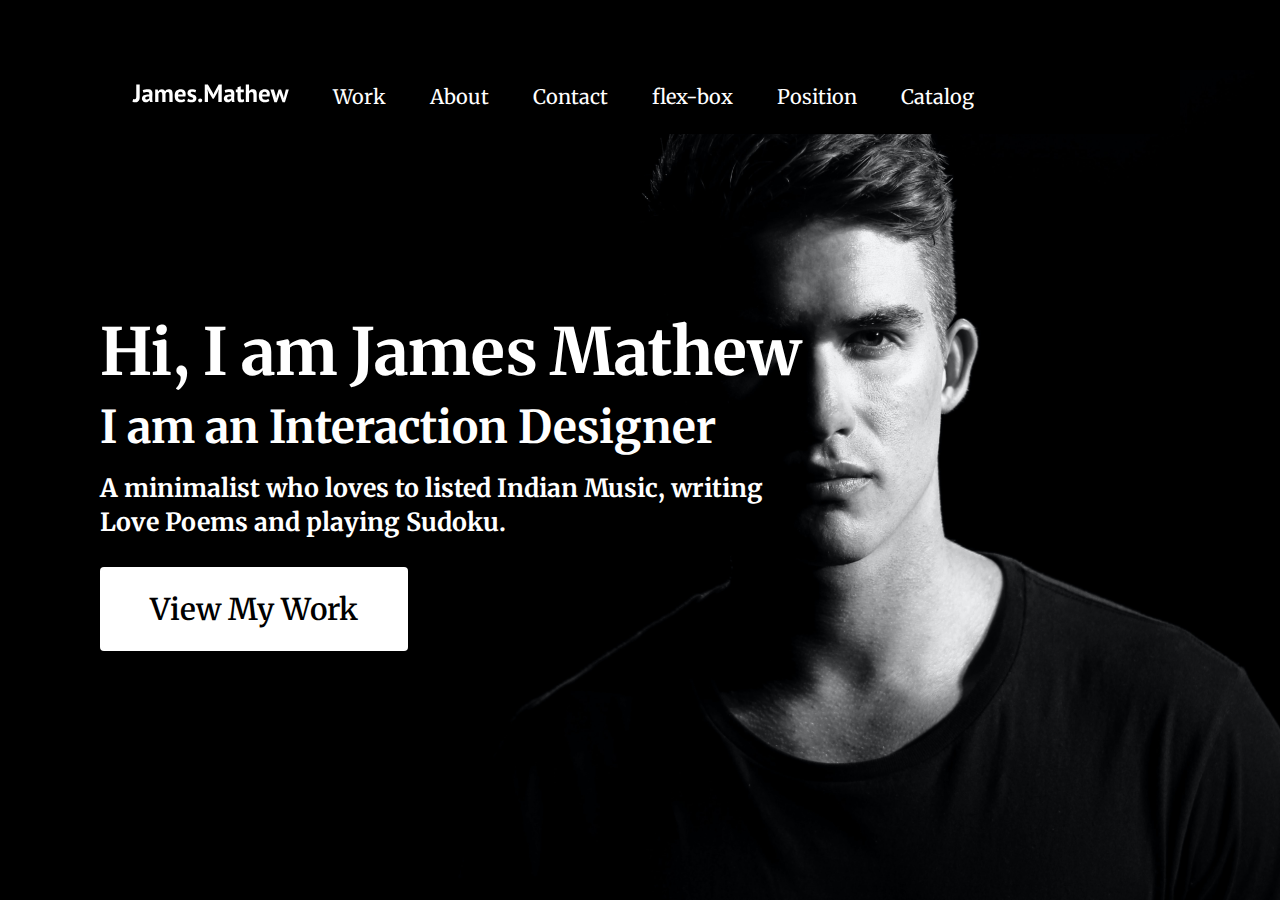
<file: index.html>
<!DOCTYPE html>
<html lang="en">

<head>
    <meta charset="UTF-8">
    <meta http-equiv="X-UA-Compatible" content="IE=edge">
    <meta name="viewport" content="width=device-width, initial-scale=1.0">
    <title>Lesson-6</title>
    <link rel="stylesheet" href="/assets/css/reset.css">
    <link rel="stylesheet" href="/assets/css/style.css">
    <link rel="stylesheet" href="/assets/css/home.css">
</head>

<body class="home-page">
    <header>
        <nav>
            <a href="index.html" class="logo">
                <img src="assets/img/logo.svg" alt="logo">
            </a>
            <ul class="header-nav">
                <li class="header-nav__item">
                    <a href="work.html"  class="header-nav__item-link">Work</a>
                </li>
                <li class="header-nav__item">
                    <a href="about.html"  class="header-nav__item-link">About</a>
                </li>
                <li class="header-nav__item">
                    <a href="contact.html"  class="header-nav__item-link">Contact</a>
                </li>
                <li class="header-nav__item">
                    <a href="flex-box.html"  class="header-nav__item-link">flex-box</a>
                </li>
                <li class="header-nav__item">
                    <a href="position.html"  class="header-nav__item-link">Position</a>
                </li>
                <li class="header-nav__item">
                    <a href="catalog.html"  class="header-nav__item-link">Catalog</a>
                </li>
            </ul>
        </nav>
    </header>
    <main>
        <div class="person-info">
            <h1 class="person-info__title">Hi, I am James Mathew</h1>
            <h2 class="person-info__subtitle">I am an Interaction Designer</h2>
            <h3 class="person-info__decription">A minimalist who loves to listed Indian Music, writing Love Poems and playing Sudoku.</h3>
            <a class="person-info__btn" href="#">View My Work</a>
        </div>
    </main>
    <footer>

    </footer>
</body>

</html>
</file>
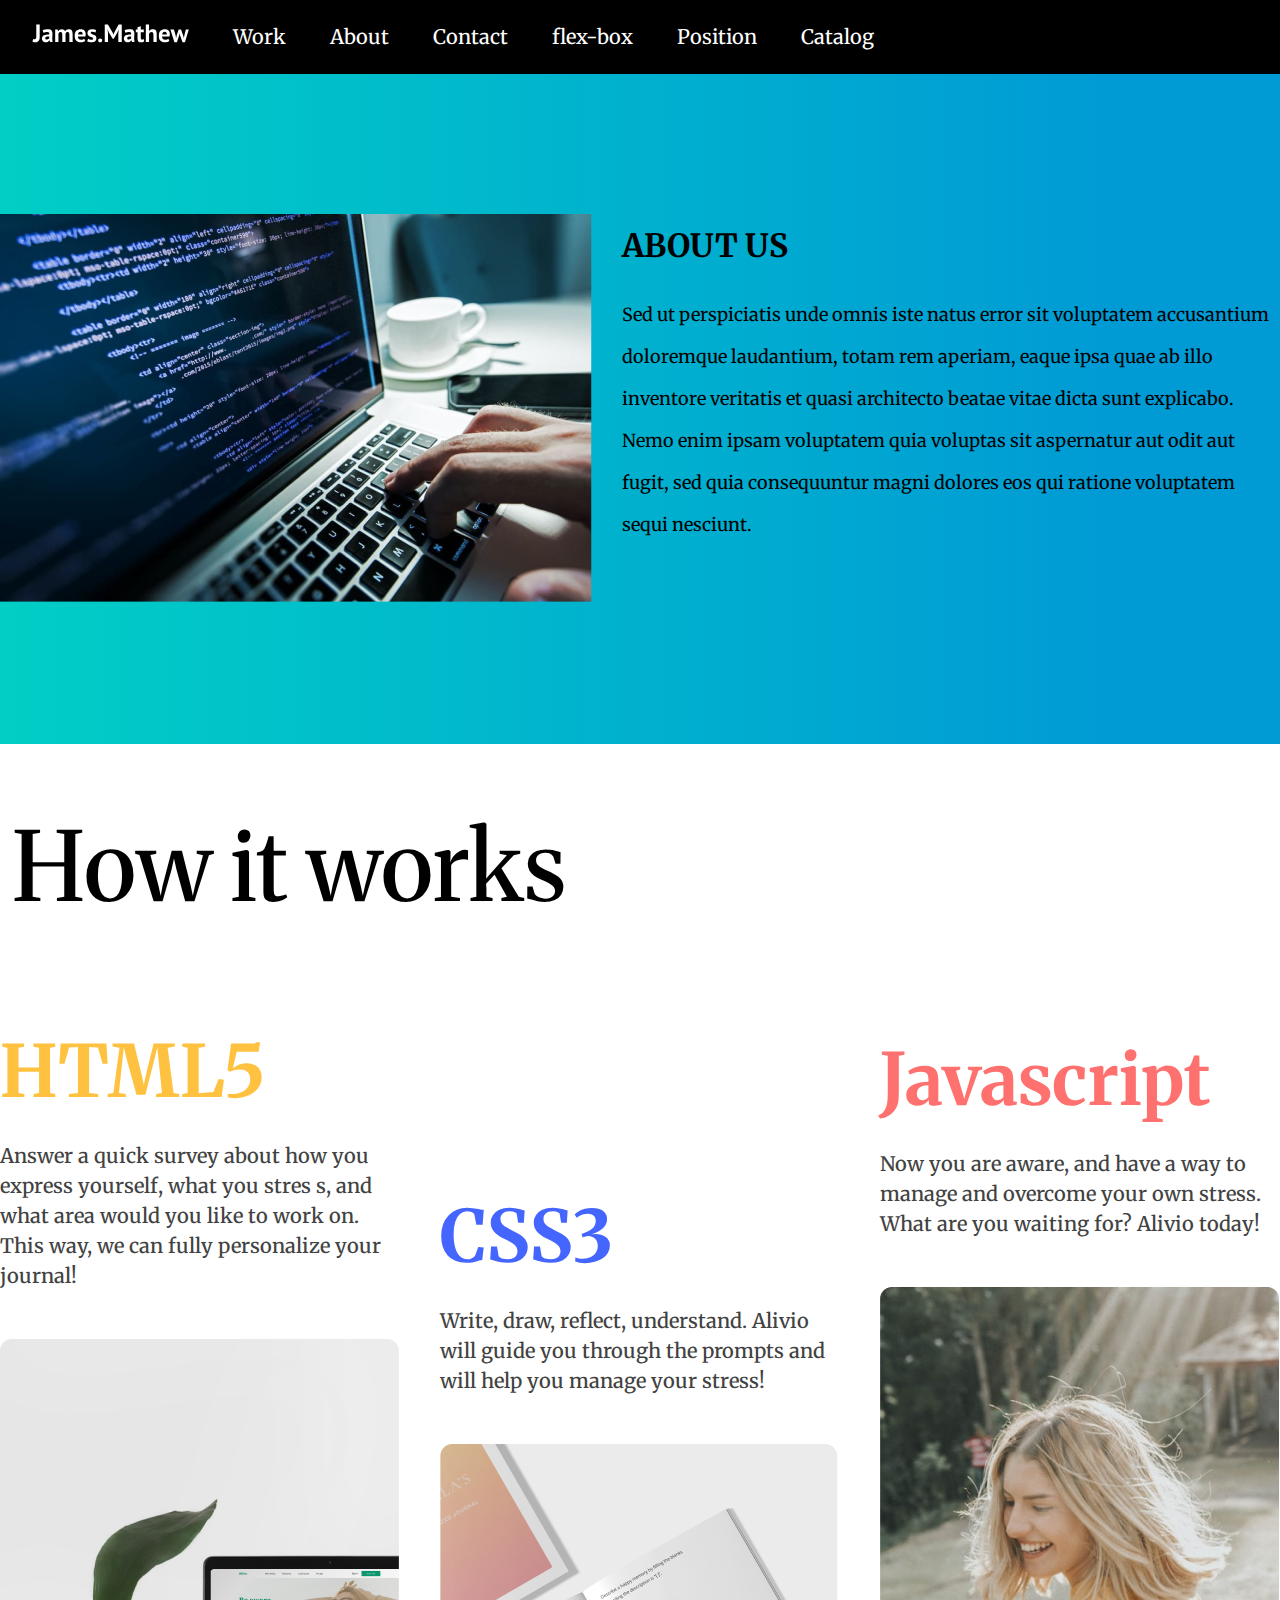
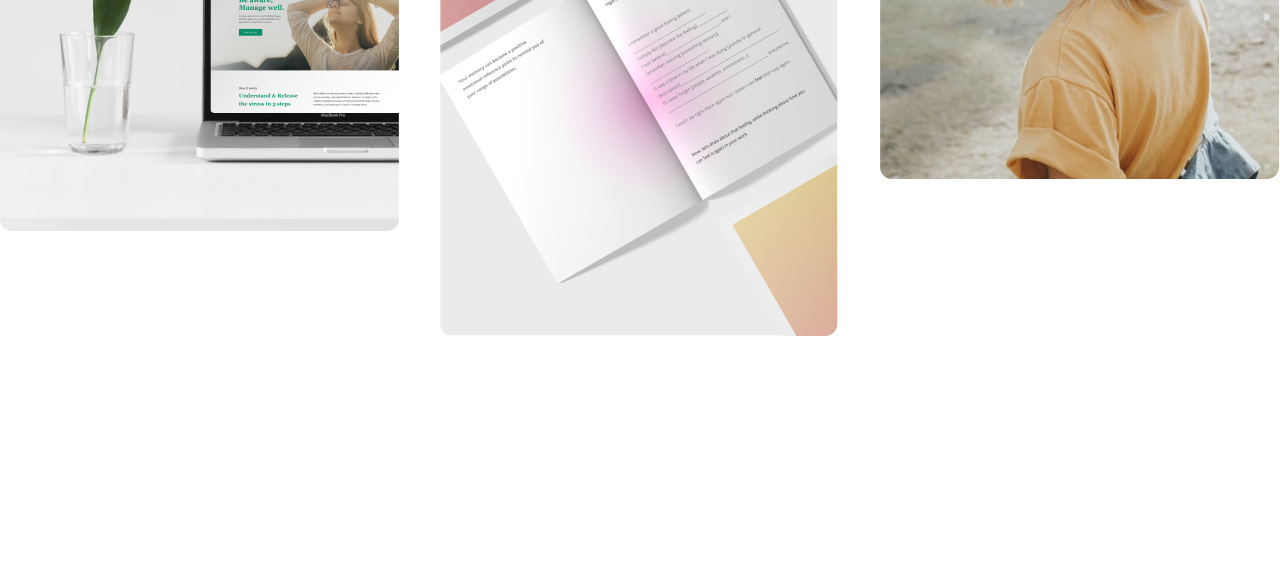
<file: about.html>
<!DOCTYPE html>
<html lang="en">

<head>
    <meta charset="UTF-8">
    <meta http-equiv="X-UA-Compatible" content="IE=edge">
    <meta name="viewport" content="width=device-width, initial-scale=1.0">
    <title>Lesson-6</title>
    <link rel="stylesheet" href="assets/css/reset.css">
    
    <link rel="stylesheet" href="assets/css/style.css">
    <link rel="stylesheet" href="assets/css/about.css">
    <link rel="stylesheet" href="assets/css/home.css">

    <link rel="preconnect" href="https://fonts.googleapis.com">
    <link rel="preconnect" href="https://fonts.gstatic.com" crossorigin>
    <link href="https://fonts.googleapis.com/css2?family=Bungee+Spice&display=swap" rel="stylesheet">

    <link rel="preconnect" href="https://fonts.googleapis.com">
    <link rel="preconnect" href="https://fonts.gstatic.com" crossorigin>
    <link href="https://fonts.googleapis.com/css2?family=Bungee+Spice&family=Rubik+Dirt&display=swap" rel="stylesheet">
</head>

<body class="about-page">
    <header>
        <nav>
            <a href="index.html" class="logo">
                <img src="assets/img/logo.svg" alt="logo">
            </a>
            <ul class="header-nav">
                <li class="header-nav__item">
                    <a href="work.html"  class="header-nav__item-link">Work</a>
                </li>
                <li class="header-nav__item">
                    <a href="about.html"  class="header-nav__item-link">About</a>
                </li>
                <li class="header-nav__item">
                    <a href="contact.html"  class="header-nav__item-link">Contact</a>
                </li>
                <li class="header-nav__item">
                    <a href="flex-box.html"  class="header-nav__item-link">flex-box</a>
                </li>
                <li class="header-nav__item">
                    <a href="position.html"  class="header-nav__item-link">Position</a>
                </li>
                <li class="header-nav__item">
                    <a href="catalog.html"  class="header-nav__item-link">Catalog</a>
                </li>
            </ul>
        </nav>
    </header>
    <main>
        <section class="about">
            <div class="container">
                <div class="row">
                    <div class="about__img-box">
                        <img src="assets/img/about.png" class="img-fluid" alt="about">
                    </div>
                    <div class="about__text-box">
                        <h2 class="about-title">
                            ABOUT US
                        </h2>
                        <h3 class="about-description">
                            Sed ut perspiciatis unde omnis iste natus error sit voluptatem accusantium doloremque
                            laudantium, totam rem aperiam, eaque ipsa quae ab illo inventore veritatis et quasi
                            architecto beatae vitae dicta sunt explicabo. Nemo enim ipsam voluptatem quia voluptas sit
                            aspernatur aut odit aut fugit, sed quia consequuntur magni dolores eos qui ratione
                            voluptatem sequi nesciunt.
                        </h3>
                    </div>
                </div>
            </div>
        </section>
        <section class="how-it-works">
            <div class="container ">
                <h2 class="how-it-works__title">How it works</h2>
                <div class="row justify-content-between">
                    <div class="how-it-works__item">
                        <h3 class="how-it-works__item-title">HTML5</h3>
                        <div class="how-it-works__item-description">Answer a quick survey about how you express yourself, what   you stres s, and what area would you like to work on. This way, we can fully personalize your journal!</div>
                        <img src="assets/img/how-it-works__html.png" class="how-it-works__item-img" alt="">
                    </div>
                     
                    <div class="how-it-works__item">
                        <h3 class="how-it-works__item-title color-blue">CSS3</h3>
                        <div class="how-it-works__item-description">Write, draw, reflect, understand. Alivio will guide you through the prompts and will help you manage your stress!</div>
                        <img src="assets/img/how-it-works__css.png" class="how-it-works__item-img" alt="">
                    </div>
                    <div class="how-it-works__item">
                        <h3 class="how-it-works__item-title color-pink">Javascript</h3>
                        <div class="how-it-works__item-description">Now you are aware, and have a way to manage and overcome your own stress.
                            What are you waiting for? Alivio today!</div>
                        <img src="assets/img/how-it-works__js.png" class="how-it-works__item-img" alt="">
                    </div>
                </div>
            </div>
        </section>


        
    </main>
</body>

</html>
</file>
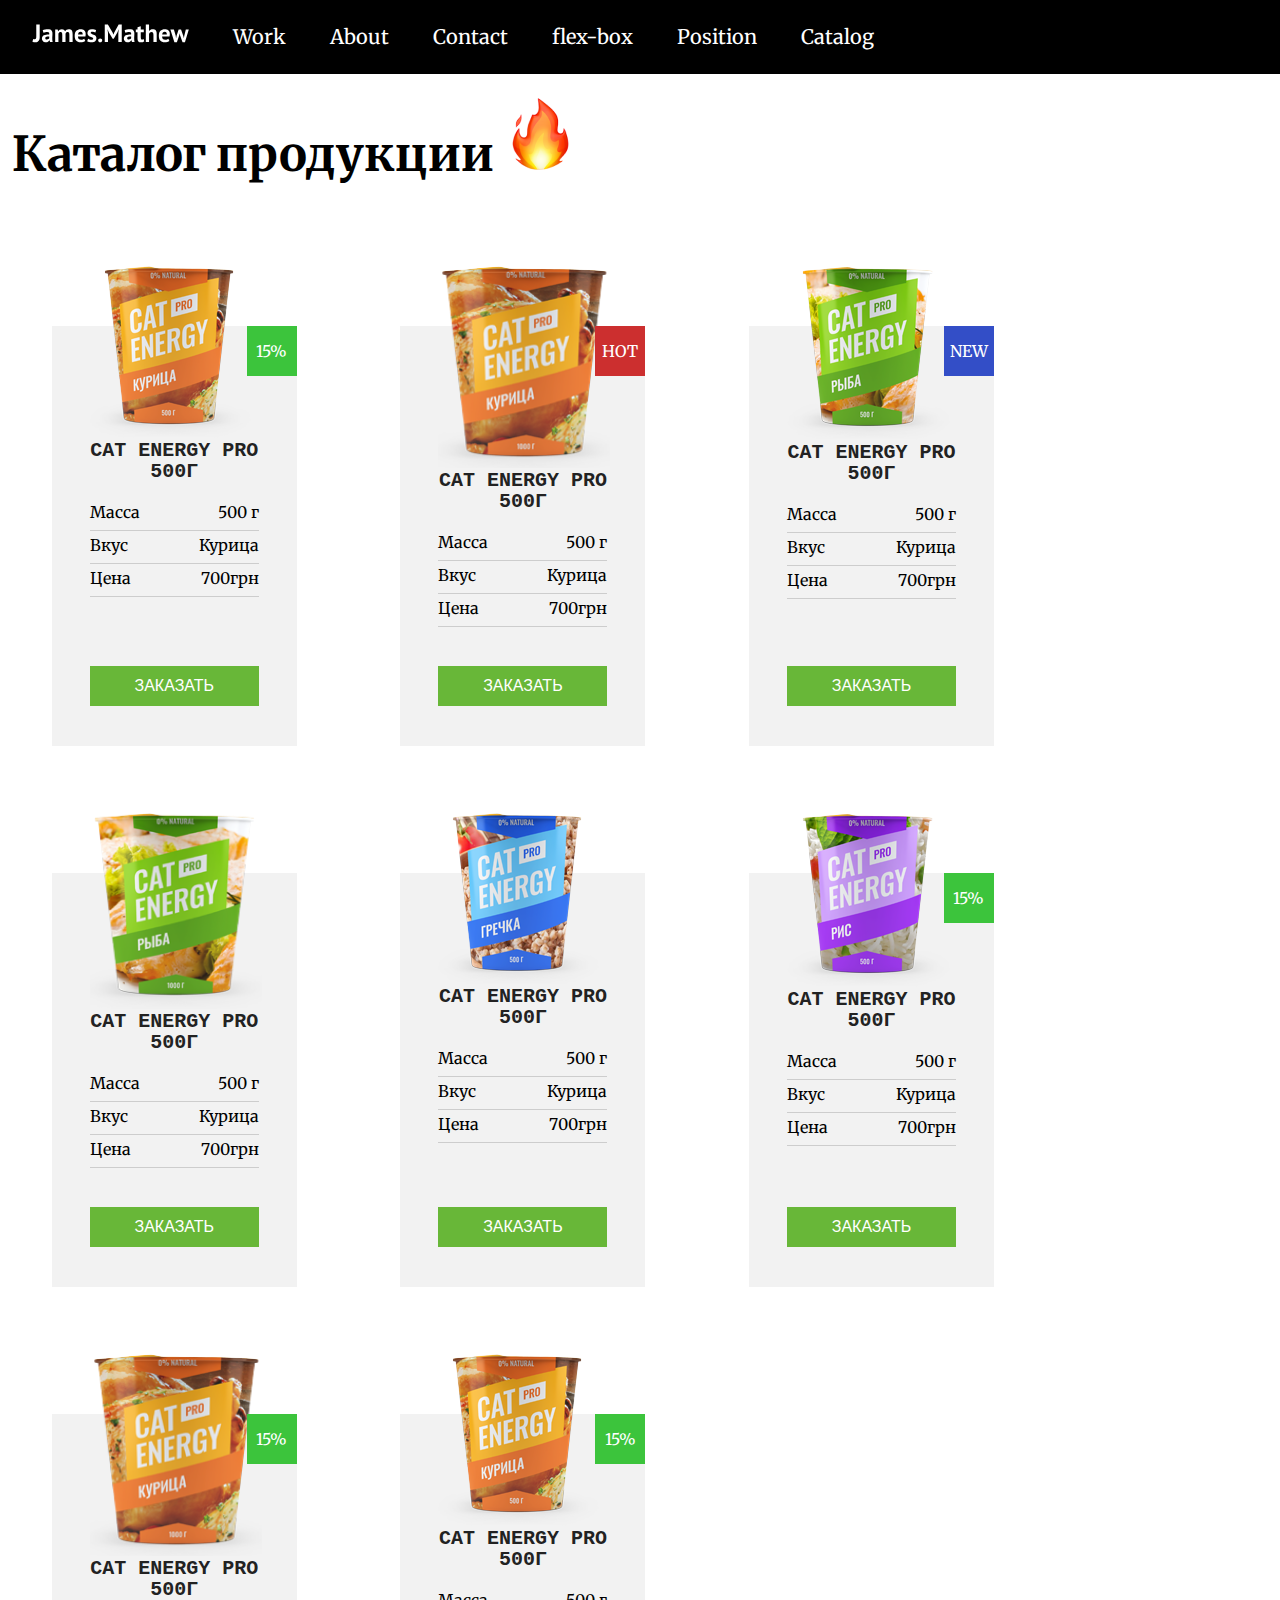
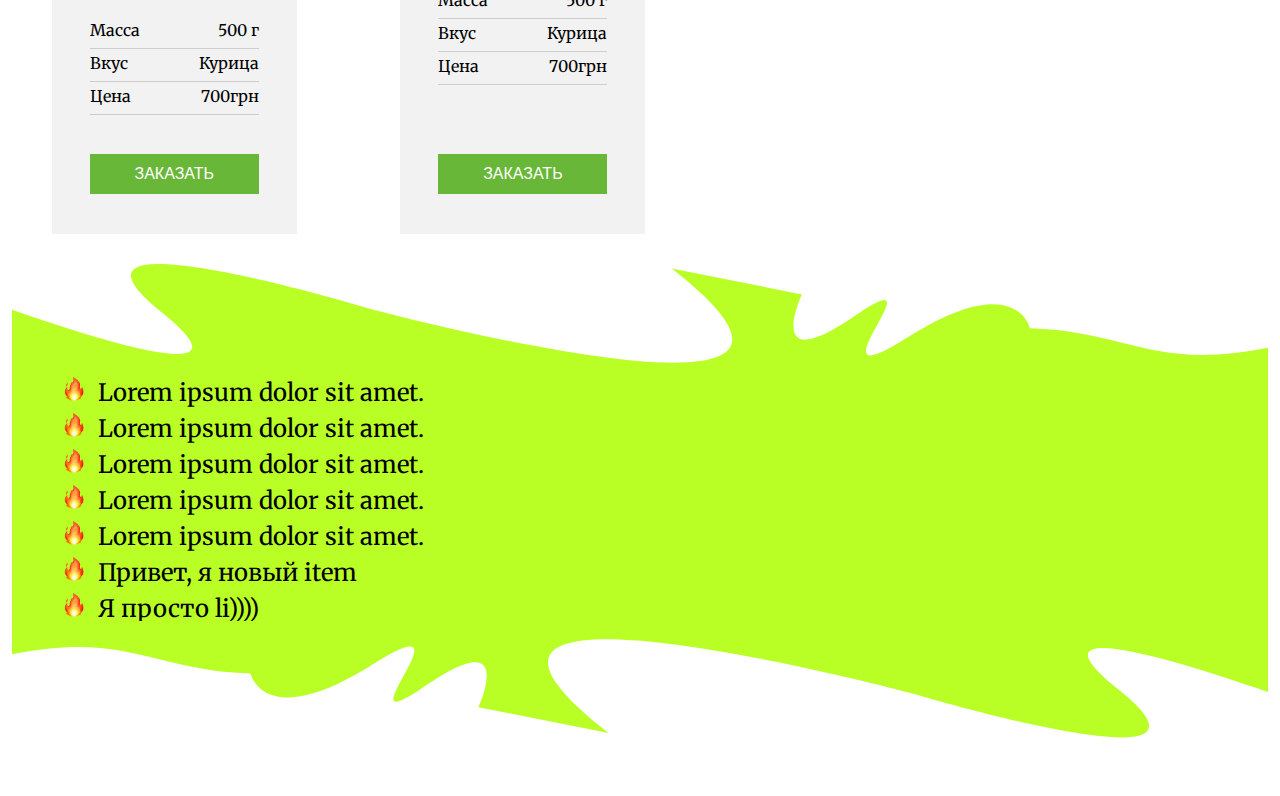
<file: catalog.html>
<!DOCTYPE html>
<html lang="en">

<head>
    <meta charset="UTF-8">
    <meta http-equiv="X-UA-Compatible" content="IE=edge">
    <meta name="viewport" content="width=device-width, initial-scale=1.0">
    <title>Lesson-6</title>
    <link rel="stylesheet" href="assets/css/reset.css">
    <link rel="stylesheet" href="assets/css/style.css">
    <link rel="stylesheet" href="assets/css/catalog.css">
</head>

<body class="catalog-page">
    <header>
        <nav>
            <a href="index.html" class="logo">
                <img src="assets/img/logo.svg" alt="logo">
            </a>
            <ul class="header-nav">
                <li class="header-nav__item">
                    <a href="work.html" class="header-nav__item-link">Work</a>
                </li>
                <li class="header-nav__item">
                    <a href="about.html" class="header-nav__item-link">About</a>
                </li>
                <li class="header-nav__item">
                    <a href="contact.html" class="header-nav__item-link">Contact</a>
                </li>
                <li class="header-nav__item">
                    <a href="flex-box.html" class="header-nav__item-link">flex-box</a>
                </li>
                <li class="header-nav__item">
                    <a href="position.html" class="header-nav__item-link">Position</a>
                </li>
                <li class="header-nav__item">
                    <a href="catalog.html" class="header-nav__item-link">Catalog</a>
                </li>
            </ul>
        </nav>
    </header>
    <main>
        <h1 class="page-title">
            Каталог продукции <img src="assets/img/icon-fire.png" class="img-fluid" alt="icon-fire"> </h1>
        <div class="container">
            <div class="row">
                <div class="product sales">
                    <div class="product__img">
                        <img src="assets/img/product-1.png" class="img-fluid" alt="product-1">
                    </div>
                    <div class="product__title">Cat Energy PRO 500г</div>
                    <ul class="product__attr">
                        <li>
                            <span>Масса</span><span>500 г</span>
                        </li>
                        <li>
                            <span>Вкус</span><span>Курица</span>
                        </li>
                        <li>
                            <span>Цена</span><span>700грн</span>
                        </li>
                    </ul>
                    <button class="product__btn">заказать</button>
                </div>
                <div class="product hot">
                    <div class="product__img">
                        <img src="assets/img/product-2.png" class="img-fluid" alt="product-2">
                    </div>
                    <div class="product__title">Cat Energy PRO 500г</div>
                    <ul class="product__attr">
                        <li>
                            <span>Масса</span><span>500 г</span>
                        </li>
                        <li>
                            <span>Вкус</span><span>Курица</span>
                        </li>
                        <li>
                            <span>Цена</span><span>700грн</span>
                        </li>
                    </ul>
                    <button class="product__btn">заказать</button>
                </div>
                <div class="product new">
                    <div class="product__img">
                        <img src="assets/img/product-3.png" class="img-fluid" alt="product-3">
                    </div>
                    <div class="product__title">Cat Energy PRO 500г</div>
                    <ul class="product__attr">
                        <li>
                            <span>Масса</span><span>500 г</span>
                        </li>
                        <li>
                            <span>Вкус</span><span>Курица</span>
                        </li>
                        <li>
                            <span>Цена</span><span>700грн</span>
                        </li>
                    </ul>
                    <button class="product__btn">заказать</button>
                </div>
                <div class="product ">
                    <div class="product__img">
                        <img src="assets/img/product-4.png" class="img-fluid" alt="product-4">
                    </div>
                    <div class="product__title">Cat Energy PRO 500г</div>
                    <ul class="product__attr">
                        <li>
                            <span>Масса</span><span>500 г</span>
                        </li>
                        <li>
                            <span>Вкус</span><span>Курица</span>
                        </li>
                        <li>
                            <span>Цена</span><span>700грн</span>
                        </li>
                    </ul>
                    <button class="product__btn">заказать</button>
                </div>
                <div class="product ">
                    <div class="product__img">
                        <img src="assets/img/product-5.png" class="img-fluid" alt="product-5">
                    </div>
                    <div class="product__title">Cat Energy PRO 500г</div>
                    <ul class="product__attr">
                        <li>
                            <span>Масса</span><span>500 г</span>
                        </li>
                        <li>
                            <span>Вкус</span><span>Курица</span>
                        </li>
                        <li>
                            <span>Цена</span><span>700грн</span>
                        </li>
                    </ul>
                    <button class="product__btn">заказать</button>
                </div>
                <div class="product sales">
                    <div class="product__img">
                        <img src="assets/img/product-7.png" class="img-fluid" alt="product-7">
                    </div>
                    <div class="product__title">Cat Energy PRO 500г</div>
                    <ul class="product__attr">
                        <li>
                            <span>Масса</span><span>500 г</span>
                        </li>
                        <li>
                            <span>Вкус</span><span>Курица</span>
                        </li>
                        <li>
                            <span>Цена</span><span>700грн</span>
                        </li>
                    </ul>
                    <button class="product__btn">заказать</button>
                </div>
                <div class="product sales">
                    <div class="product__img">
                        <img src="assets/img/product-2.png" class="img-fluid" alt="product-2">
                    </div>
                    <div class="product__title">Cat Energy PRO 500г</div>
                    <ul class="product__attr">
                        <li>
                            <span>Масса</span><span>500 г</span>
                        </li>
                        <li>
                            <span>Вкус</span><span>Курица</span>
                        </li>
                        <li>
                            <span>Цена</span><span>700грн</span>
                        </li>
                    </ul>
                    <button class="product__btn">заказать</button>
                </div>
                <div class="product sales">
                    <div class="product__img">
                        <img src="assets/img/product-1.png" class="img-fluid" alt="product-1">
                    </div>
                    <div class="product__title">Cat Energy PRO 500г</div>
                    <ul class="product__attr">
                        <li>
                            <span>Масса</span><span>500 г</span>
                        </li>
                        <li>
                            <span>Вкус</span><span>Курица</span>
                        </li>
                        <li>
                            <span>Цена</span><span>700грн</span>
                        </li>
                    </ul>
                    <button class="product__btn">заказать</button>
                </div>
            </div>

            <div class="seo-block">
                <ul class="test-list">
                    <li>Lorem ipsum dolor sit amet.</li>
                    <li>Lorem ipsum dolor sit amet.</li>
                    <li>Lorem ipsum dolor sit amet.</li>
                    <li>Lorem ipsum dolor sit amet.</li>
                    <li>Lorem ipsum dolor sit amet.</li>
                    <li>Привет, я новый item</li>
                    <li>Я просто li))))</li>
                </ul>
            </div>
        </div>
    </main>
</body>

</html>
</file>
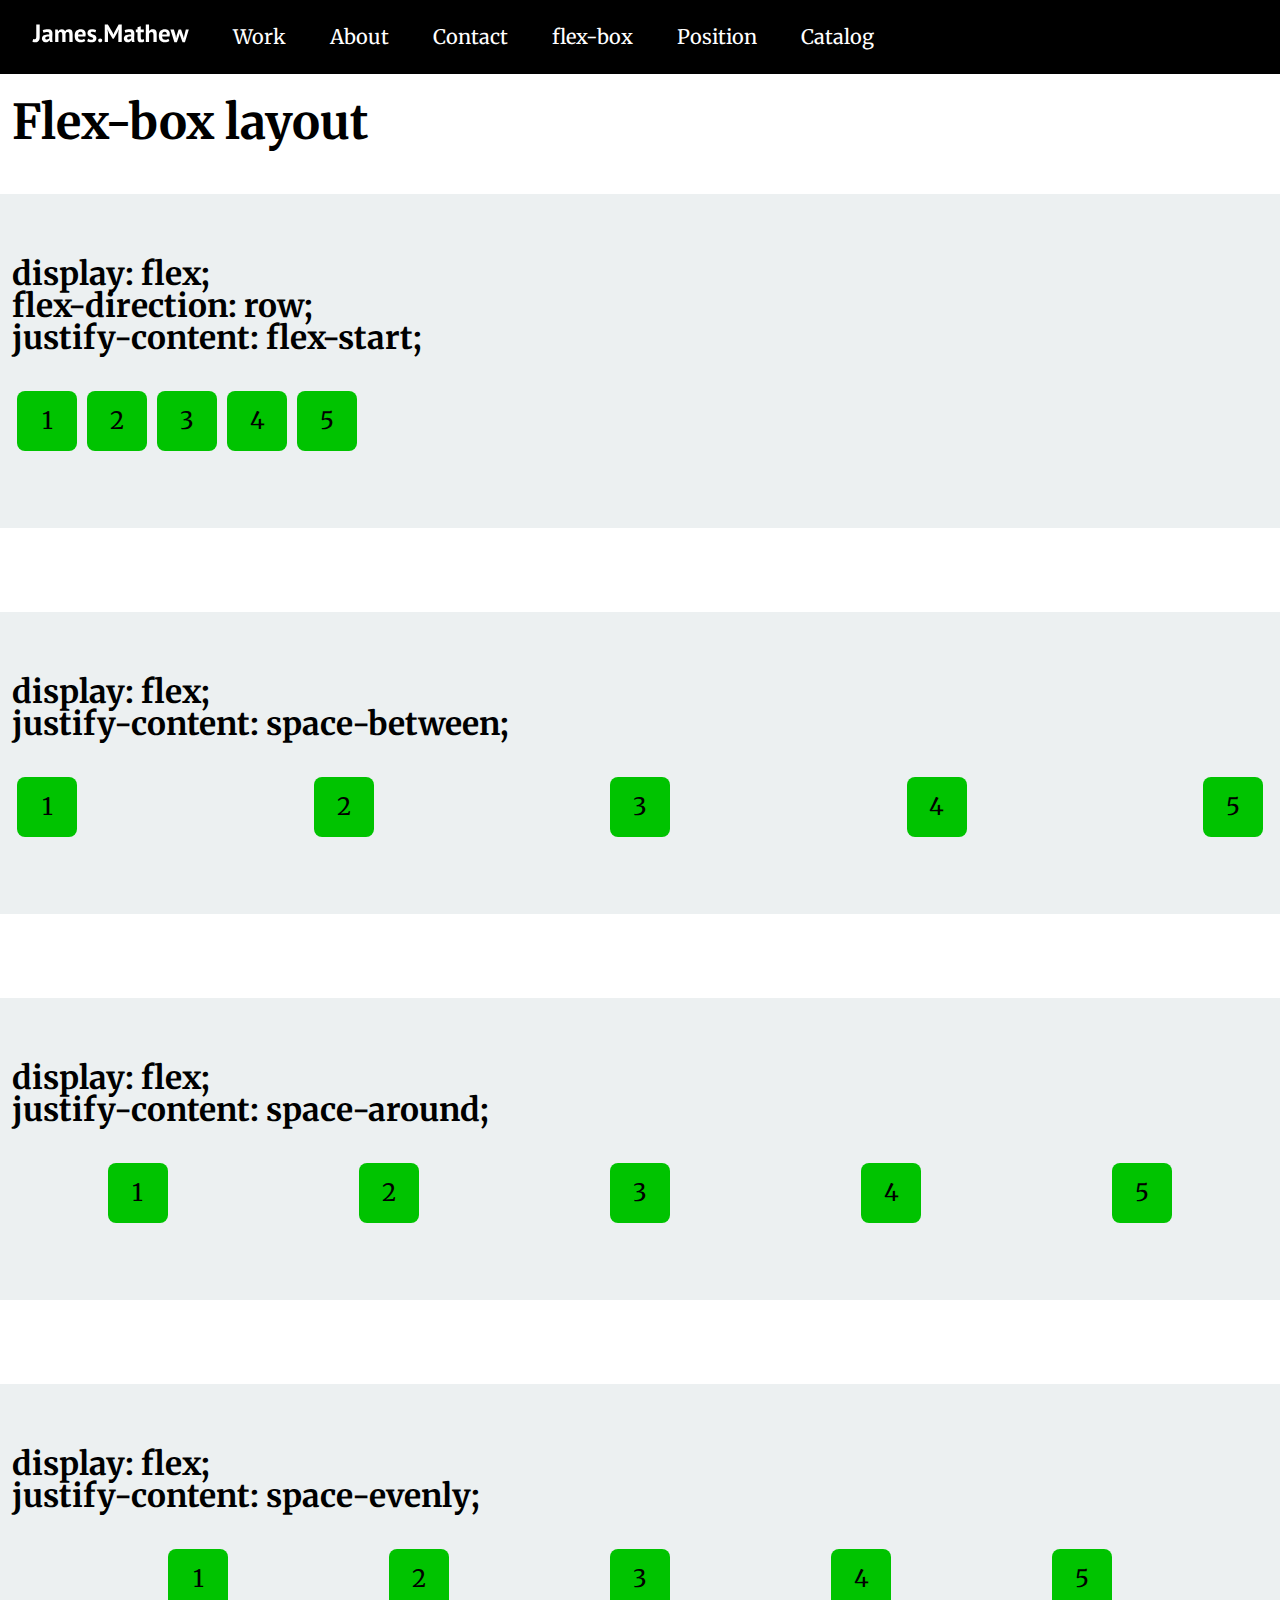
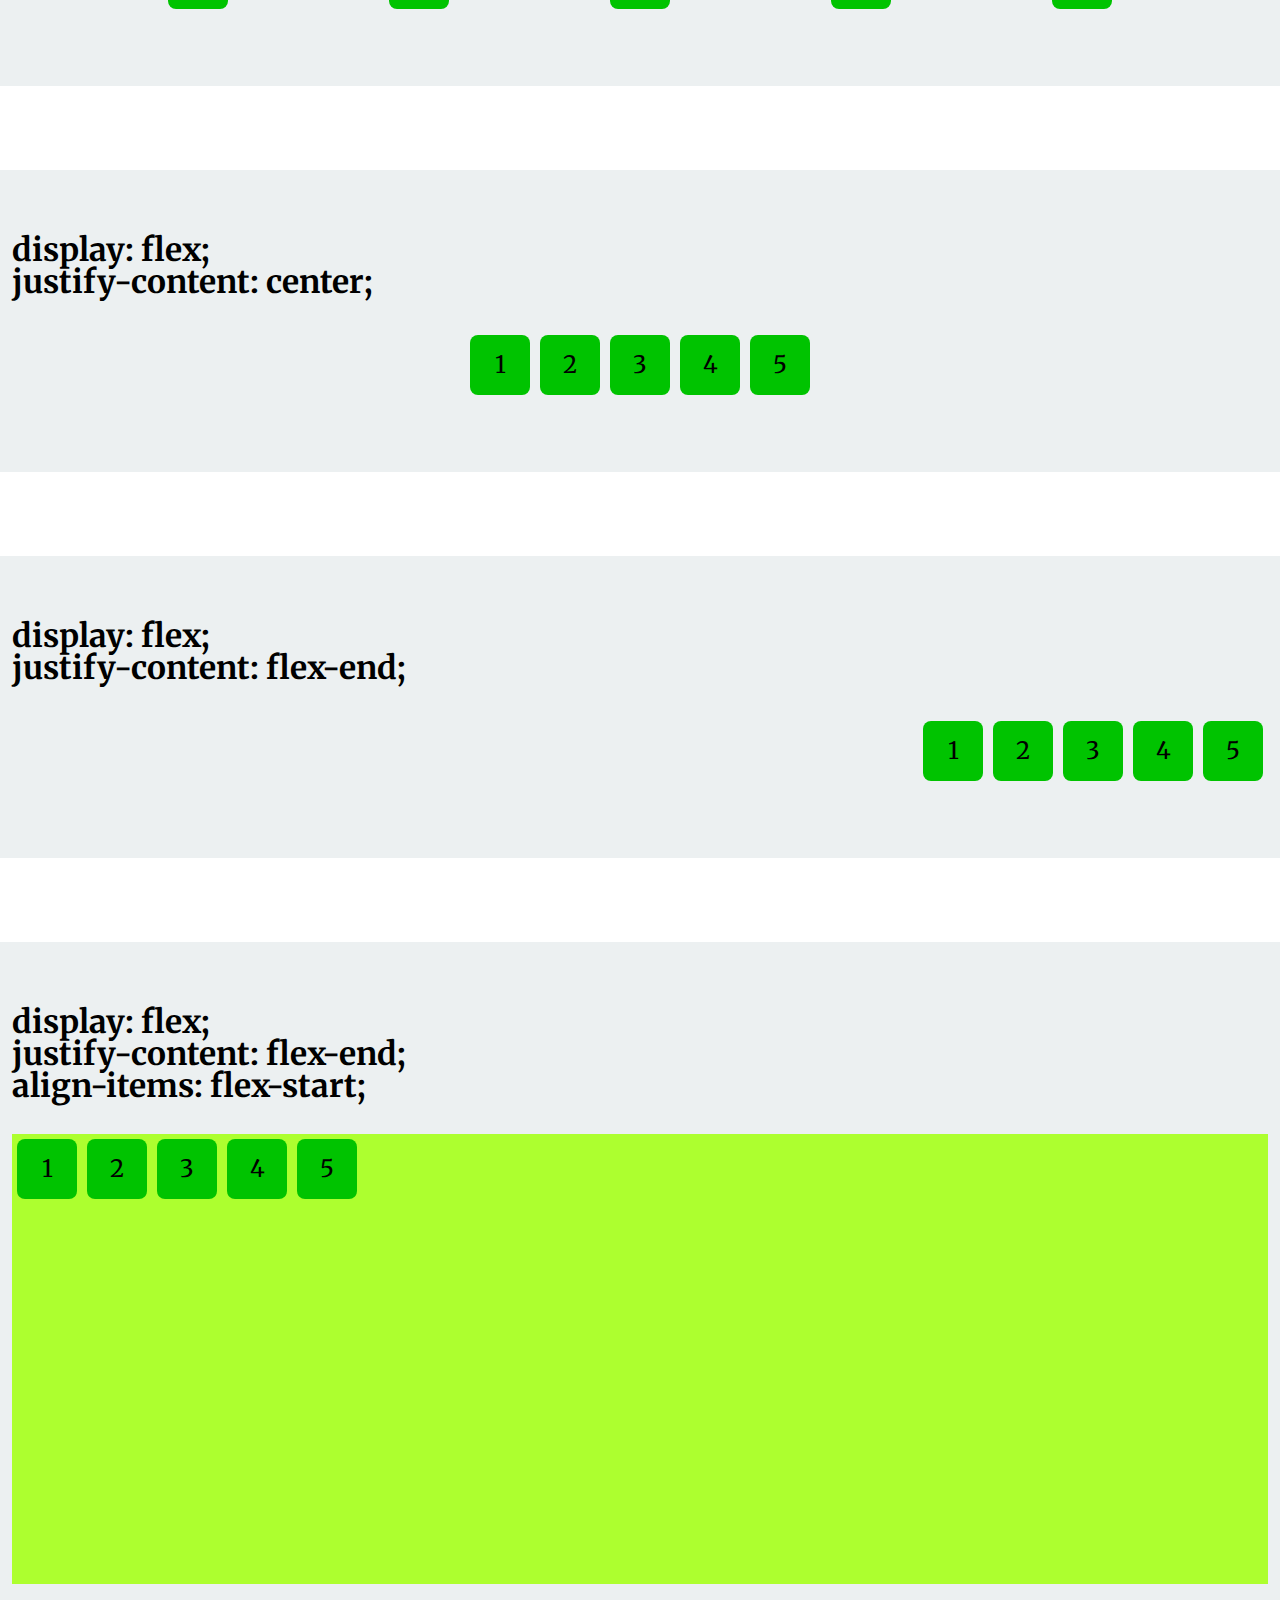
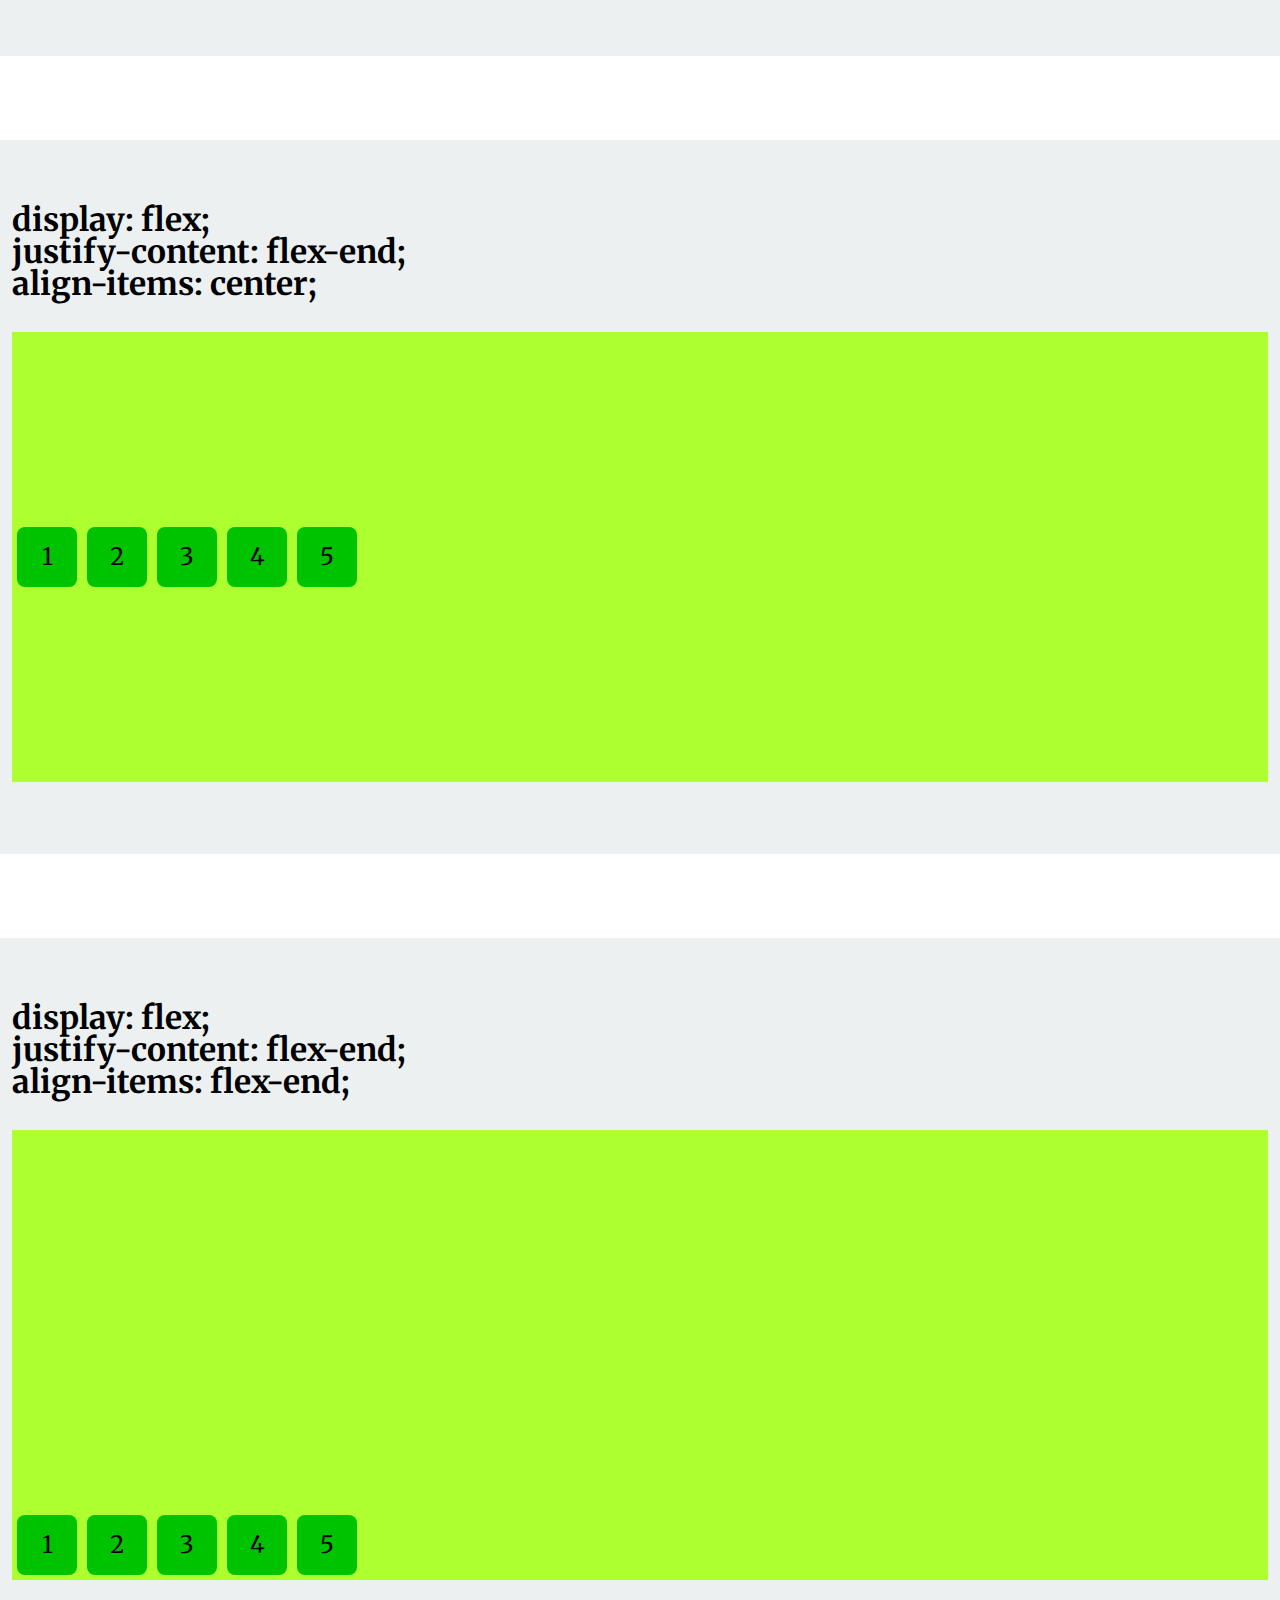
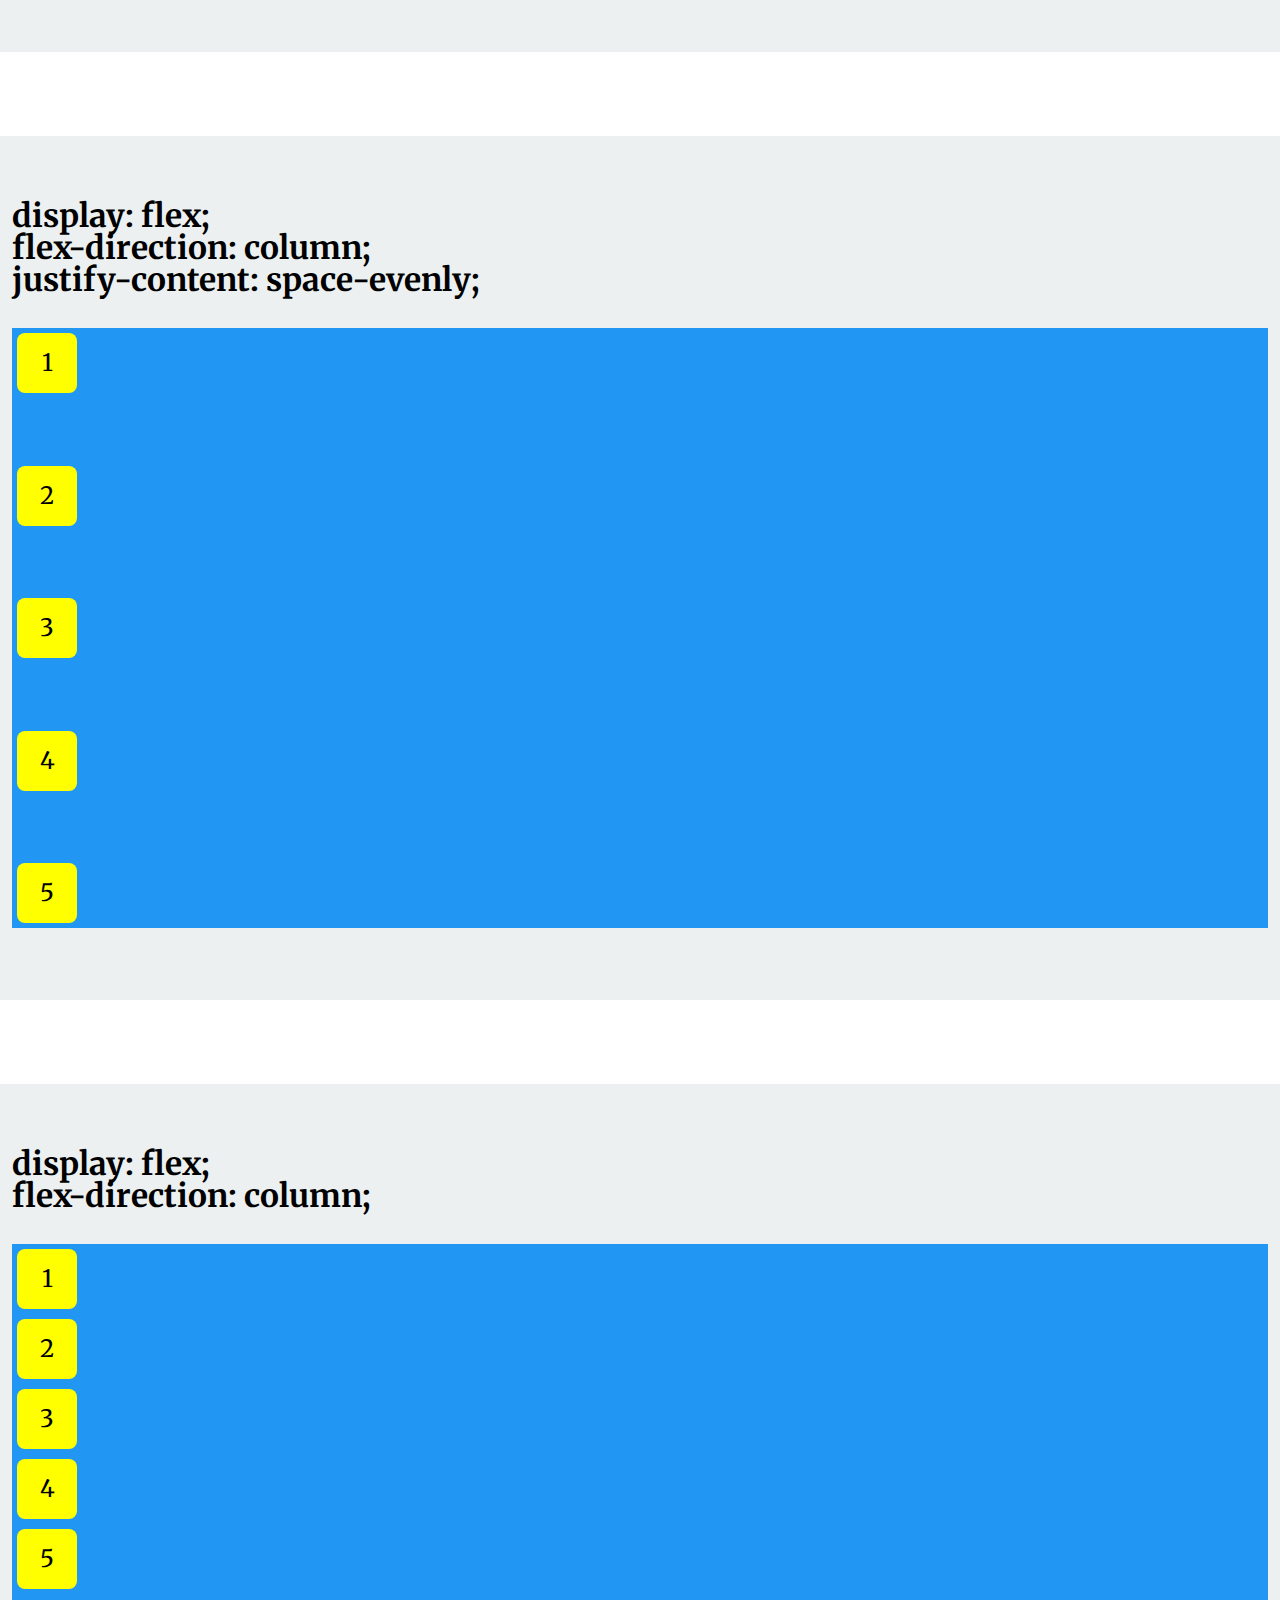
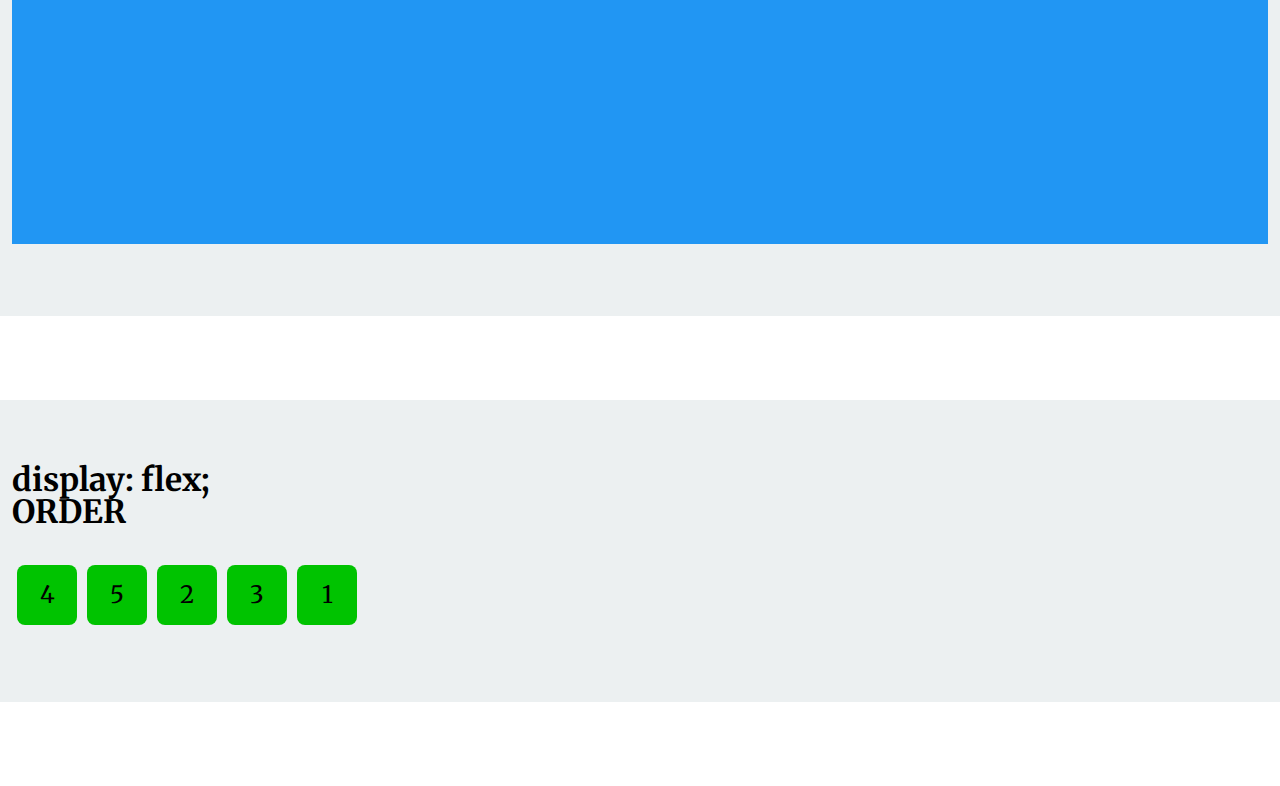
<file: flex-box.html>
<!DOCTYPE html>
<html lang="en">

<head>
    <meta charset="UTF-8">
    <meta http-equiv="X-UA-Compatible" content="IE=edge">
    <meta name="viewport" content="width=device-width, initial-scale=1.0">
    <title>Lesson-6</title>
    <link rel="stylesheet" href="assets/css/reset.css">
    <link rel="stylesheet" href="assets/css/style.css">
</head>

<body class="about-page">
    <header>
        <nav>
            <a href="index.html" class="logo">
                <img src="assets/img/logo.svg" alt="logo">
            </a>
            <ul class="header-nav">
                <li class="header-nav__item">
                    <a href="work.html"  class="header-nav__item-link">Work</a>
                </li>
                <li class="header-nav__item">
                    <a href="about.html"  class="header-nav__item-link">About</a>
                </li>
                <li class="header-nav__item">
                    <a href="contact.html"  class="header-nav__item-link">Contact</a>
                </li>
                <li class="header-nav__item">
                    <a href="flex-box.html"  class="header-nav__item-link">flex-box</a>
                </li>
                <li class="header-nav__item">
                    <a href="position.html"  class="header-nav__item-link">Position</a>
                </li>
                <li class="header-nav__item">
                    <a href="catalog.html"  class="header-nav__item-link">Catalog</a>
                </li>
            </ul>
        </nav>
    </header>
    <main>
        <h1 class="page-title">Flex-box layout</h1>

        <section class="example">
            <div class="container">
                <h2 class="example-title">display: flex; <br> flex-direction: row; <br>justify-content: flex-start;</h2>
                <div class="example-row d-flex">
                    <div class="example-item">1</div>
                    <div class="example-item">2</div>
                    <div class="example-item">3</div>
                    <div class="example-item">4</div>
                    <div class="example-item">5</div>
                </div>
            </div>
        </section>

        <section class="example">
            <div class="container">
                <h2 class="example-title">display: flex; <br> justify-content: space-between;</h2>
                <div class="example-row d-flex justify-content-between">
                    <div class="example-item">1</div>
                    <div class="example-item">2</div>
                    <div class="example-item">3</div>
                    <div class="example-item">4</div>
                    <div class="example-item">5</div>
                </div>
            </div>
        </section>

        <section class="example">
            <div class="container">
                <h2 class="example-title">display: flex; <br> justify-content: space-around;</h2>
                <div class="example-row d-flex justify-content-around">
                    <div class="example-item">1</div>
                    <div class="example-item">2</div>
                    <div class="example-item">3</div>
                    <div class="example-item">4</div>
                    <div class="example-item">5</div>
                </div>
            </div>
        </section>

        <section class="example">
            <div class="container">
                <h2 class="example-title">display: flex; <br> justify-content: space-evenly;</h2>
                <div class="example-row d-flex justify-content-evenly">
                    <div class="example-item">1</div>
                    <div class="example-item">2</div>
                    <div class="example-item">3</div>
                    <div class="example-item">4</div>
                    <div class="example-item">5</div>
                </div>
            </div>
        </section>


        <section class="example">
            <div class="container">
                <h2 class="example-title">display: flex; <br> justify-content: center;</h2>
                <div class="example-row d-flex justify-content-center">
                    <div class="example-item">1</div>
                    <div class="example-item">2</div>
                    <div class="example-item">3</div>
                    <div class="example-item">4</div>
                    <div class="example-item">5</div>
                </div>
            </div>
        </section>


        <section class="example">
            <div class="container">
                <h2 class="example-title">display: flex; <br> justify-content: flex-end;</h2>
                <div class="example-row d-flex justify-content-end">
                    <div class="example-item">1</div>
                    <div class="example-item">2</div>
                    <div class="example-item">3</div>
                    <div class="example-item">4</div>
                    <div class="example-item">5</div>
                </div>
            </div>
        </section>

        <section class="example">
            <div class="container">
                <h2 class="example-title">display: flex; <br> justify-content: flex-end; <br> align-items: flex-start;
                </h2>
                <div class="example-row d-flex align-items-start">
                    <div class="example-item">1</div>
                    <div class="example-item">2</div>
                    <div class="example-item">3</div>
                    <div class="example-item">4</div>
                    <div class="example-item">5</div>
                </div>
            </div>
        </section>

        <section class="example">
            <div class="container">
                <h2 class="example-title">display: flex; <br> justify-content: flex-end; <br> align-items: center;</h2>
                <div class="example-row d-flex align-items-center">
                    <div class="example-item">1</div>
                    <div class="example-item">2</div>
                    <div class="example-item">3</div>
                    <div class="example-item">4</div>
                    <div class="example-item">5</div>
                </div>
            </div>
        </section>


        <section class="example">
            <div class="container">
                <h2 class="example-title">display: flex; <br> justify-content: flex-end; <br> align-items: flex-end;
                </h2>
                <div class="example-row d-flex align-items-end">
                    <div class="example-item">1</div>
                    <div class="example-item">2</div>
                    <div class="example-item">3</div>
                    <div class="example-item">4</div>
                    <div class="example-item">5</div>
                </div>
            </div>
        </section>

        <section class="example">
            <div class="container">
                <h2 class="example-title">display: flex; <br> flex-direction: column;<br> justify-content: space-evenly;</h2>
                <div class="example-row d-flex flex-direction-column justify-content-between ">
                    <div class="example-item">1</div>
                    <div class="example-item">2</div>
                    <div class="example-item">3</div>
                    <div class="example-item">4</div>
                    <div class="example-item">5</div>
                </div>
            </div>
        </section>

        <section class="example">
            <div class="container">
                <h2 class="example-title">display: flex; <br> flex-direction: column;</h2>
                <div class="example-row d-flex flex-direction-column">
                    <div class="example-item">1</div>
                    <div class="example-item">2</div>
                    <div class="example-item">3</div>
                    <div class="example-item">4</div>
                    <div class="example-item">5</div>
                </div>
            </div>
        </section>


        <section class="example">
            <div class="container">
                <h2 class="example-title">display: flex; <br> ORDER</h2>
                <div class="example-row d-flex ">
                    <div class="example-item order-5">1</div>
                    <div class="example-item order-3">2</div>
                    <div class="example-item order-4">3</div>
                    <div class="example-item order-1">4</div>
                    <div class="example-item order-2">5</div>
                </div>
            </div>
        </section>

    </main>
</body>

</html>
</file>
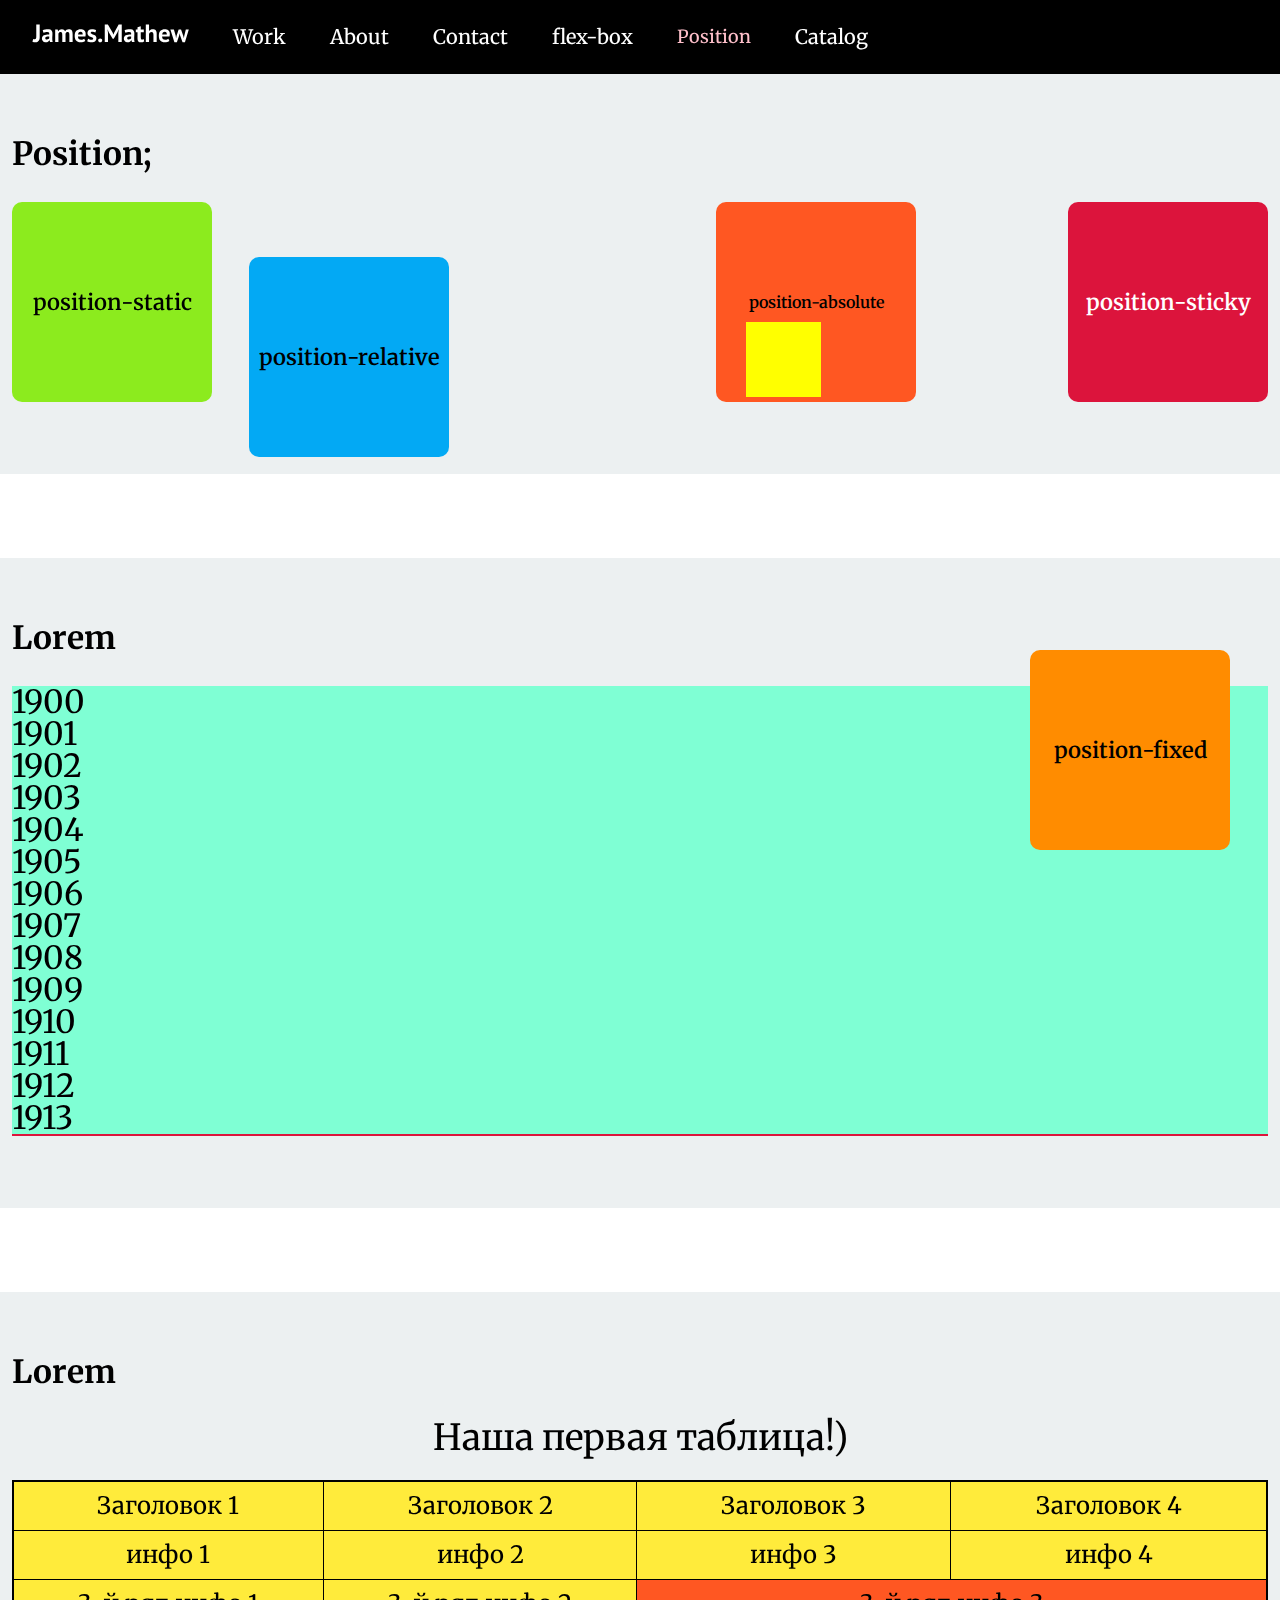
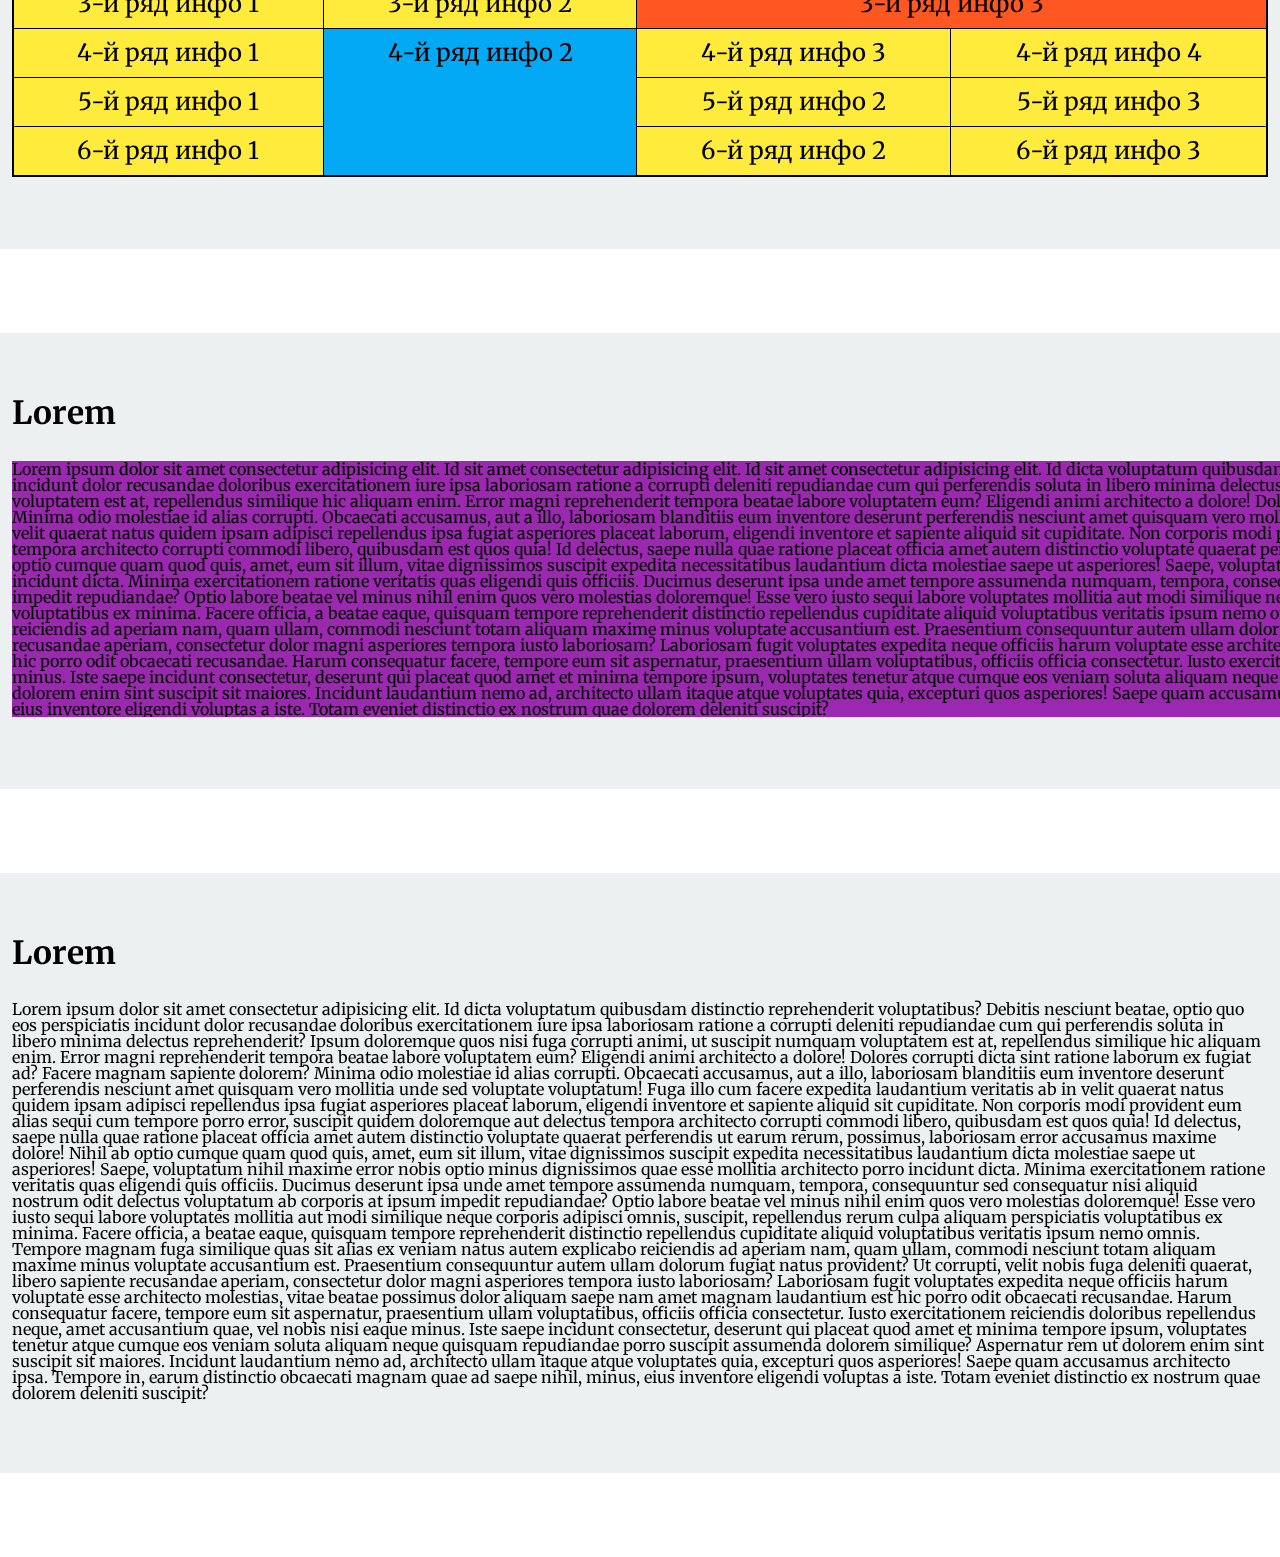
<file: position.html>
<!DOCTYPE html>
<html lang="en">

<head>
    <meta charset="UTF-8">
    <meta http-equiv="X-UA-Compatible" content="IE=edge">
    <meta name="viewport" content="width=device-width, initial-scale=1.0">
    <title>Lesson-6</title>
    <link rel="stylesheet" href="assets/css/reset.css">
    <link rel="stylesheet" href="assets/css/style.css">
    <link rel="stylesheet" href="assets/css/position.css">
</head>

<body class="position-page">
    <header>
        <nav>
            <a href="index.html" class="logo">
                <img src="assets/img/logo.svg" alt="logo">
            </a>
            <ul class="header-nav">
                <li class="header-nav__item">
                    <a href="work.html"  class="header-nav__item-link">Work</a>
                </li>
                <li class="header-nav__item">
                    <a href="about.html"  class="header-nav__item-link">About</a>
                </li>
                <li class="header-nav__item">
                    <a href="contact.html"  class="header-nav__item-link">Contact</a>
                </li>
                <li class="header-nav__item">
                    <a href="flex-box.html"  class="header-nav__item-link">flex-box</a>
                </li>
                <li class="header-nav__item">
                    <a href="position.html"  class="header-nav__item-link">Position</a>
                </li>
                <li class="header-nav__item">
                    <a href="catalog.html"  class="header-nav__item-link">Catalog</a>
                </li>
            </ul>
        </nav>
    </header>
    <main>
        <section class="example">
            <div class="container">
                <h2 class="example-title">Position;</h2>
                <div class="example-row d-flex justify-content-between">
                    <div class="position static">
                        position-static
                    </div>
                    <div class="position relative">
                        position-relative
                    </div>
                    <div class="absolute-parent">
                        <p>position-absolute</p>
                        <div class="absolute"></div>
                    </div>
                    <div class="position fixed">
                        position-fixed
                    </div>
                    <div class="position sticky">
                        position-sticky
                    </div>
                </div>
            </div>
        </section>
        <section class="example">
            <div class="container">
                <h2 class="example-title">Lorem</h2>
                <div class="example-row ">
                    <ul class="parent-sticky">
                        <li>1900</li>
                        <li>1901</li>
                        <li>1902</li>
                        <li>1903</li>
                        <li>1904</li>
                        <li>1905</li>
                        <li>1906</li>
                        <li>1907</li>
                        <li>1908</li>
                        <li>1909</li>
                        <li>1910</li>
                        <li>1911</li>
                        <li>1912</li>
                        <li>1913</li>
                        <li class="sticky">1914</li>
                        <li>1915</li>
                        <li>1916</li>
                        <li>1917</li>
                        <li class="sticky">1918</li>
                        <li>1919</li>
                        <li>1920</li>
                        <li>1921</li>
                        <li>1922</li>
                        <li>1923</li>
                        <li>1924</li>
                        <li>1925</li>
                        <li>1926</li>
                        <li class="sticky">1927</li>
                        <li>1928</li>
                        <li>1929</li>
                        <li>1930</li>
                        <li>1931</li>
                        <li>1932</li>
                        <li>1933</li>
                        <li>1934</li>
                        <li>1935</li>
                        <li>1936</li>
                        <li>1937</li>
                        <li>1938</li>
                        <li class="sticky">1939</li>
                        <li>1940</li>
                        <li>1941</li>
                        <li>1942</li>
                        <li>1943</li>
                        <li>1944</li>
                        <li class="sticky">1945</li>
                        <li>1946</li>
                        <li>1947</li>
                        <li>1948</li>
                        <li>1949</li>
                        <li>1950</li>
                        <li>1951</li>
                        <li>1952</li>
                        <li class="sticky">1953</li>
                        <li>1954</li>
                        <li>1955</li>
                        <li>1956</li>
                        <li>1957</li>
                        <li>1958</li>
                        <li>1959</li>
                        <li>1960</li>
                        <li>1961</li>
                        <li class="sticky">1962</li>
                        <li>1963</li>
                        <li>1964</li>
                        <li>1965</li>
                        <li>1966</li>
                        <li>1967</li>
                        <li>1968</li>
                        <li>1969</li>
                        <li>1970</li>
                        <li>1971</li>
                        <li>1972</li>
                        <li>1973</li>
                        <li>1974</li>
                        <li class="sticky">1975</li>
                        <li>1976</li>
                        <li>1977</li>
                        <li>1978</li>
                        <li>1979</li>
                        <li>1980</li>
                        <li class="sticky">1981</li>
                        <li>1982</li>
                        <li>1983</li>
                        <li>1984</li>
                        <li>1985</li>
                        <li>1986</li>
                        <li>1987</li>
                        <li>1988</li>
                        <li>1989</li>
                        <li>1990</li>
                        <li class="sticky">1991</li>
                        <li>1992</li>
                        <li>1993</li>
                        <li>1994</li>
                        <li>1995</li>
                        <li>1996</li>
                        <li>1997</li>
                        <li>1998</li>
                        <li>1999</li>
                        <li>2000</li>
                        <li class="sticky">2001</li>
                        <li>2002</li>
                        <li>2003</li>
                        <li>2004</li>
                        <li>2005</li>
                        <li>2006</li>
                        <li>2007</li>
                        <li>2008</li>
                        <li>2009</li>
                        <li>2010</li>
                        <li>2011</li>
                        <li>2012</li>
                        <li>2013</li>
                        <li class="sticky">2014</li>
                        <li>2015</li>
                        <li>2016</li>
                        <li>2017</li>
                        <li>2018</li>
                        <li>2019</li>
                        <li>2020</li>
                        <li>2021</li>
                        <li class="sticky">2022</li>
                        <li>2023</li>
                        <li>2024</li>
                        <li>2025</li>
                        <li>2026</li>
                        <li>2027</li>
                        <li>2028</li>
                        <li>2029</li>
                        <li>2030</li>
                        <li>2031</li>
                        <li>2032</li>
                        <li>2033</li>
                        <li>2034</li>
                        <li>2035</li>
                        <li>2036</li>
                        <li>2037</li>
                        <li>2038</li>
                        <li>2039</li>
                    </ul>
                </div>
            </div>
        </section>

        <section class="example">
            <div class="container">
                <h2 class="example-title">Lorem</h2>
                <div class="example-row ">

                    <table class="table">
                        <caption class="table-caption">Наша первая таблица!)</caption>
                        <tbody>
                            <tr>
                                <td>Заголовок 1</td>
                                <td>Заголовок 2</td>
                                <td>Заголовок 3</td>
                                <td>Заголовок 4</td>
                            </tr>
                            <tr>
                                <td>инфо 1</td>
                                <td>инфо 2</td>
                                <td>инфо 3</td>
                                <td>инфо 4</td>
                                
                            </tr>
                            <tr>
                                <td>3-й ряд инфо 1</td>
                                <td>3-й ряд инфо 2</td>
                                <td id="data-table" colspan="2">3-й ряд инфо 3</td>
                                
                             
                            </tr>
                            <tr>
                                <td>4-й ряд инфо 1</td>
                                <td rowspan="3">4-й ряд инфо 2</td>
                                <td>4-й ряд инфо 3</td>
                                <td>4-й ряд инфо 4</td>
                            </tr>
                            <tr>
                                <td>5-й ряд инфо 1</td>
                                <td>5-й ряд инфо 2</td>
                                <td>5-й ряд инфо 3</td>
                            </tr>
                            <tr>
                                <td>6-й ряд инфо 1</td>
                                <td>6-й ряд инфо 2</td>
                                <td>6-й ряд инфо 3</td>
                            </tr>
                        </tbody>
                    </table>

                </div>
            </div>
        </section>


        <section class="example">
            <div class="container container-overflow-x">
                <h2 class="example-title">Lorem</h2>
                <div class="example-row">
                    Lorem ipsum dolor sit amet consectetur adipisicing elit. Id  sit amet consectetur adipisicing elit. Id  sit amet consectetur adipisicing elit. Id dicta voluptatum quibusdam distinctio reprehenderit voluptatibus? Debitis nesciunt beatae, optio quo eos perspiciatis incidunt dolor recusandae doloribus exercitationem iure ipsa laboriosam ratione a corrupti deleniti repudiandae cum qui perferendis soluta in libero minima delectus reprehenderit? Ipsum doloremque quos nisi fuga corrupti animi, ut suscipit numquam voluptatem est at, repellendus similique hic aliquam enim. Error magni reprehenderit tempora beatae labore voluptatem eum? Eligendi animi architecto a dolore! Dolores corrupti dicta sint ratione laborum ex fugiat ad? Facere magnam sapiente dolorem? Minima odio molestiae id alias corrupti. Obcaecati accusamus, aut a illo, laboriosam blanditiis eum inventore deserunt perferendis nesciunt amet quisquam vero mollitia unde sed voluptate voluptatum! Fuga illo cum facere expedita laudantium veritatis ab in velit quaerat natus quidem ipsam adipisci repellendus ipsa fugiat asperiores placeat laborum, eligendi inventore et sapiente aliquid sit cupiditate. Non corporis modi provident eum alias sequi cum tempore porro error, suscipit quidem doloremque aut delectus tempora architecto corrupti commodi libero, quibusdam est quos quia! Id delectus, saepe nulla quae ratione placeat officia amet autem distinctio voluptate quaerat perferendis ut earum rerum, possimus, laboriosam error accusamus maxime dolore! Nihil ab optio cumque quam quod quis, amet, eum sit illum, vitae dignissimos suscipit expedita necessitatibus laudantium dicta molestiae saepe ut asperiores! Saepe, voluptatum nihil maxime error nobis optio minus dignissimos quae esse mollitia architecto porro incidunt dicta. Minima exercitationem ratione veritatis quas eligendi quis officiis. Ducimus deserunt ipsa unde amet tempore assumenda numquam, tempora, consequuntur sed consequatur nisi aliquid nostrum odit delectus voluptatum ab corporis at ipsum impedit repudiandae? Optio labore beatae vel minus nihil enim quos vero molestias doloremque! Esse vero iusto sequi labore voluptates mollitia aut modi similique neque corporis adipisci omnis, suscipit, repellendus rerum culpa aliquam perspiciatis voluptatibus ex minima. Facere officia, a beatae eaque, quisquam tempore reprehenderit distinctio repellendus cupiditate aliquid voluptatibus veritatis ipsum nemo omnis. Tempore magnam fuga similique quas sit alias ex veniam natus autem explicabo reiciendis ad aperiam nam, quam ullam, commodi nesciunt totam aliquam maxime minus voluptate accusantium est. Praesentium consequuntur autem ullam dolorum fugiat natus provident? Ut corrupti, velit nobis fuga deleniti quaerat, libero sapiente recusandae aperiam, consectetur dolor magni asperiores tempora iusto laboriosam? Laboriosam fugit voluptates expedita neque officiis harum voluptate esse architecto molestias, vitae beatae possimus dolor aliquam saepe nam amet magnam laudantium est hic porro odit obcaecati recusandae. Harum consequatur facere, tempore eum sit aspernatur, praesentium ullam voluptatibus, officiis officia consectetur. Iusto exercitationem reiciendis doloribus repellendus neque, amet accusantium quae, vel nobis nisi eaque minus. Iste saepe incidunt consectetur, deserunt qui placeat quod amet et minima tempore ipsum, voluptates tenetur atque cumque eos veniam soluta aliquam neque quisquam repudiandae porro suscipit assumenda dolorem similique? Aspernatur rem ut dolorem enim sint suscipit sit maiores. Incidunt laudantium nemo ad, architecto ullam itaque atque voluptates quia, excepturi quos asperiores! Saepe quam accusamus architecto ipsa. Tempore in, earum distinctio obcaecati magnam quae ad saepe nihil, minus, eius inventore eligendi voluptas a iste. Totam eveniet distinctio ex nostrum quae dolorem deleniti suscipit?
                </div>
            </div>
        </section>
        <section class="example">
            <div class="container">
                <h2 class="example-title">Lorem</h2>
                <div class="example-row ">
                    Lorem ipsum dolor sit amet consectetur adipisicing elit. Id dicta voluptatum quibusdam distinctio reprehenderit voluptatibus? Debitis nesciunt beatae, optio quo eos perspiciatis incidunt dolor recusandae doloribus exercitationem iure ipsa laboriosam ratione a corrupti deleniti repudiandae cum qui perferendis soluta in libero minima delectus reprehenderit? Ipsum doloremque quos nisi fuga corrupti animi, ut suscipit numquam voluptatem est at, repellendus similique hic aliquam enim. Error magni reprehenderit tempora beatae labore voluptatem eum? Eligendi animi architecto a dolore! Dolores corrupti dicta sint ratione laborum ex fugiat ad? Facere magnam sapiente dolorem? Minima odio molestiae id alias corrupti. Obcaecati accusamus, aut a illo, laboriosam blanditiis eum inventore deserunt perferendis nesciunt amet quisquam vero mollitia unde sed voluptate voluptatum! Fuga illo cum facere expedita laudantium veritatis ab in velit quaerat natus quidem ipsam adipisci repellendus ipsa fugiat asperiores placeat laborum, eligendi inventore et sapiente aliquid sit cupiditate. Non corporis modi provident eum alias sequi cum tempore porro error, suscipit quidem doloremque aut delectus tempora architecto corrupti commodi libero, quibusdam est quos quia! Id delectus, saepe nulla quae ratione placeat officia amet autem distinctio voluptate quaerat perferendis ut earum rerum, possimus, laboriosam error accusamus maxime dolore! Nihil ab optio cumque quam quod quis, amet, eum sit illum, vitae dignissimos suscipit expedita necessitatibus laudantium dicta molestiae saepe ut asperiores! Saepe, voluptatum nihil maxime error nobis optio minus dignissimos quae esse mollitia architecto porro incidunt dicta. Minima exercitationem ratione veritatis quas eligendi quis officiis. Ducimus deserunt ipsa unde amet tempore assumenda numquam, tempora, consequuntur sed consequatur nisi aliquid nostrum odit delectus voluptatum ab corporis at ipsum impedit repudiandae? Optio labore beatae vel minus nihil enim quos vero molestias doloremque! Esse vero iusto sequi labore voluptates mollitia aut modi similique neque corporis adipisci omnis, suscipit, repellendus rerum culpa aliquam perspiciatis voluptatibus ex minima. Facere officia, a beatae eaque, quisquam tempore reprehenderit distinctio repellendus cupiditate aliquid voluptatibus veritatis ipsum nemo omnis. Tempore magnam fuga similique quas sit alias ex veniam natus autem explicabo reiciendis ad aperiam nam, quam ullam, commodi nesciunt totam aliquam maxime minus voluptate accusantium est. Praesentium consequuntur autem ullam dolorum fugiat natus provident? Ut corrupti, velit nobis fuga deleniti quaerat, libero sapiente recusandae aperiam, consectetur dolor magni asperiores tempora iusto laboriosam? Laboriosam fugit voluptates expedita neque officiis harum voluptate esse architecto molestias, vitae beatae possimus dolor aliquam saepe nam amet magnam laudantium est hic porro odit obcaecati recusandae. Harum consequatur facere, tempore eum sit aspernatur, praesentium ullam voluptatibus, officiis officia consectetur. Iusto exercitationem reiciendis doloribus repellendus neque, amet accusantium quae, vel nobis nisi eaque minus. Iste saepe incidunt consectetur, deserunt qui placeat quod amet et minima tempore ipsum, voluptates tenetur atque cumque eos veniam soluta aliquam neque quisquam repudiandae porro suscipit assumenda dolorem similique? Aspernatur rem ut dolorem enim sint suscipit sit maiores. Incidunt laudantium nemo ad, architecto ullam itaque atque voluptates quia, excepturi quos asperiores! Saepe quam accusamus architecto ipsa. Tempore in, earum distinctio obcaecati magnam quae ad saepe nihil, minus, eius inventore eligendi voluptas a iste. Totam eveniet distinctio ex nostrum quae dolorem deleniti suscipit?
                </div>
            </div>
        </section>
        



   

    </main>
</body>

</html>
</file>
<file: assets/css/style.css>
@import url('https://fonts.googleapis.com/css2?family=Inter:wght@200;400;600&family=Merriweather:ital,wght@0,300;0,400;1,900&display=swap');
@import url('https://fonts.googleapis.com/css2?family=Bungee+Spice&family=Rubik+Dirt&display=swap');
@import url('header.css');


body{
    font-family: 'Merriweather', serif;
}

* {
    box-sizing: border-box;
}

@font-face {
    font-family: "Roboto";
    font-style: normal;
    font-weight: 100;
    src: url("/assets/fonts/Roboto-Thin.ttf") format("truetype");
}

@font-face {
    font-family: "Roboto";
    font-style: normal;
    font-weight: 300;
    src: url("/assets/fonts/Roboto-Light.ttf") format("truetype");
}

@font-face {
    font-family: "Roboto";
    font-style: normal;
    font-weight: 400;
    src: url("/assets/fonts/Roboto-Regular.ttf") format("truetype");
}

@font-face {
    font-family: "Roboto";
    font-style: normal;
    font-weight: 500;
    src: url("/assets/fonts/Roboto-Medium.ttf") format("truetype");
}


@font-face {
    font-family: "Roboto";
    font-style: normal;
    font-weight: 700;
    src: url("/assets/fonts/Roboto-Bold.ttf") format("truetype");
}


@font-face {
    font-family: "Roboto";
    font-style: normal;
    font-weight: 900;
    src: url("/assets/fonts/Roboto-Black.ttf") format("truetype");
}

@font-face {
    font-family: "PassionsConflict";
    font-style: normal;
    font-weight: 400;
    src: url("/assets/fonts/PassionsConflict-Regular.ttf") format("truetype");
}

/* body {
    font-family: "Roboto";
} */

html {
    font-size: 16px;
}

header nav,
.container,
.page-title {
    max-width: 1395px;
    width: 100%;
    padding-right: 12px;
    padding-left: 12px;
    margin-right: auto;
    margin-left: auto;
}

.row {
    display: flex;
    flex-wrap: wrap;
    /*next-lesson*/
    margin-right: -12px;
    margin-left: -12px;
}

h1,
h2,
h3,
h4,
h5,
h6 {
    font-weight: 700;
    margin-top: 0.5em;
    margin-bottom: 1em;
}

h1 {
    font-size: 36px;
}

h2 {
    font-size: 32px;
}

h3 {
    font-size: 28px;
}

h4 {
    font-size: 24px;
}

h5 {
    font-size: 20px;
}

h6 {
    font-size: 18px;
}

p {
    font-size: 16px;
}

b,
strong {
    font-weight: 600;
}

.page-title {
    font-size: 48px;
}

.example {
    background: #ECF0F1;
    padding: 48px 0 72px;
    margin-bottom: 84px;
}


.example-item {
    width: 60px;
    height: 60px;
    background: #00C300;
    border-radius: 8px;
    margin: 5px;
    display: flex;
    align-items: center;
    justify-content: center;
    font-size: 24px;
}

.d-flex {
    display: flex;
}

.justify-content-between {
    justify-content: space-between;
}


.justify-content-around {
    justify-content: space-around;
}


.justify-content-evenly {
    justify-content: space-evenly;
}

.justify-content-center {
    justify-content: center;
}

.justify-content-end {
    justify-content: flex-end;
}

.align-items-start,
.align-items-center,
.align-items-end {
    height: 450px;
    background-color: #ADFF2F;
}

.align-items-start {
    align-items: flex-start;
}

.align-items-center {
    align-items: center;
}

.align-items-end {
    align-items: flex-end;
}



/*2*/
.flex-direction-column {
    flex-direction: column;
    background-color: #2196F3;
    height: 600px;
}


.flex-direction-column .example-item {
    background-color: yellow;
}

.order-1 {
    order: 1;
}

.order-2 {
    order: 2;
}

.order-3 {
    order: 3;
}

.order-4 {
    order: 4;
}

.order-5 {
    order: 5;
}
</file>
<file: assets/css/home.css>
.home-page {
    background-color: black;
    color: #fff;
    padding: 60px 100px;
    background-image: url(/assets/img/person-photo.png);
    background-repeat: no-repeat;
    background-position: right 70px;
    margin: 0;
}

.person-info{
    margin-top: 174px;
}

.person-info__title{
    font-weight: 700;
    font-size: 65px;
    line-height: 89px;
    color: #FFFFFF;
    margin: 0;
}

.person-info__subtitle{
    font-weight: 700;
    font-size: 45px;
    line-height: 61px;
    color: #FFFFFF;
    margin: 0 0 13px;
}

.person-info__decription{
    font-size: 25px;
    line-height: 34px;
    color: #FFFFFF;
    width: 694px;
    margin: 0 0 50px;
}

.person-info__btn {
    background-color: #fff;
    padding: 23px 50px;
    border-radius: 4px;
    font-weight: 600;
    font-size: 30px;
    line-height: 41px;
    color: #000000;
    text-decoration: none;
}
</file>
<file: assets/css/about.css>
.about {
    padding: 140px 0;
    background: linear-gradient(89.93deg, #01D3C4 -8.18%, #009AD5 87.89%);
}

.about .row {
    flex-wrap: nowrap;
}

.about__text-box {
    padding-left: 30px;
}

.about-description {
    font-size: 18px;
    line-height: 42px;
    font-weight: 400;
}

.how-it-works {
    padding-bottom: 237px;
}

.how-it-works__title {
    font-weight: 500;
    font-size: 96px;
    line-height: 157%;
    margin-bottom: 48px;
}

.how-it-works__item {
    max-width: 400px;
}

.how-it-works__item-title {
    font-size: 72px;
    line-height: 90px;
    color: #ffae00bf;
    margin-bottom: 24px;
}

.how-it-works__item-description {
    font-weight: 500;
    font-size: 20px;
    line-height: 150%;
    color: #424242;
    margin-bottom: 48px;
}

.justify-content-between {
    justify-content: space-between;
}

.color-blue {
    color: #0732ffbf;
    margin-top: 201px;
}

.color-pink {
    color: #ff423dbf;
    margin-top: 44px;
}
</file>
<file: assets/css/catalog.css>
.product {
    background-color: #F2F2F2;
    padding: 40px 38px;
    width: 245px;
    margin: 100px 51.8px 27px;
    display: flex;
    flex-direction: column;
    position: relative;
}

.product::before {
    content: "";
    width: 50px;
    height: 50px;
    color: #fff;
    z-index: 1;
    position: absolute;
    right: 0;
    top: 0;
    display: none;
}

.product.sales::before,
.product.new::before,
.product.hot::before {
    display: block;
    line-height: 50px;
    text-align: center;
}

.product.sales::before {
    content: "15%";
    background-color: rgb(60, 196, 60);
}

.product.hot::before {
    content: "HOT";
    background-color: rgb(204, 47, 47);
}

.product.new::before {
    content: "NEW";
    background-color: rgb(51, 78, 199);
}






.seo-block {
    margin: 120px 0 175px;
    position: relative;
}

.seo-block::before {
    content: "";
    position: absolute;
    left: 0;
    top: -117px;
    height: 117px;
    width: 100%;
    background: url('../img/seo-block__decor-top.svg') center no-repeat;
}

.seo-block::after {
    content: "";
    position: absolute;
    left: 0;
    bottom: -117px;
    height: 117px;
    width: 100%;
    background: url('../img/seo-block__decor-bottom.svg') center no-repeat;
}

.test-list {
    background: #b9ff26;
    padding: 0 50px;
}

.test-list li {
    margin-bottom: 12px;
    position: relative;
    padding-left: 36px;
    font-size: 24px;
}

.test-list li::before {
    content: "";
    width: 24px;
    height: 24px;
    background: url(../img/icon-fire.png) center/contain no-repeat;
    display: block;
    position: absolute;
    left: 0;
    top: -4px;
}





























.product__img {
    margin-top: -100px;
}

.product__title {
    font-size: 20px;
    line-height: 21px;
    text-align: center;
    text-transform: uppercase;
    color: #222222;
    font-family: monospace;
    margin-bottom: 22px;
    font-weight: 800;
}

.product__attr {
    margin-bottom: 33px;
}

.product__attr li {
    display: flex;
    justify-content: space-between;
    border-bottom: 1px solid #CDCDCD;
    margin-bottom: 6px;
    padding-bottom: 10px;
}

.product__btn {
    width: 100%;
    border: none;
    font-size: 16px;
    line-height: 20px;
    color: #fff;
    padding: 10px 12px;
    text-transform: uppercase;
    margin-top: auto;
    background: #68B738;
}
</file>
<file: assets/css/position.css>
.position,.absolute-parent {
    width: 200px;
    height: 200px;
    background: #ff0;
    border-radius: 10px;
    display: flex;
    align-items: center;
    justify-content: center;
    flex-direction: column;
    font-size: 22px;
    font-weight: 600;
}

.position.static {
    background: #8ceb1e;
}

.position.relative {
    position: relative;
    left: -115px;
    top: 55px;
    background-color: #03a9f4;
}



 
.absolute-parent {
    background: #ff5722;
    position: relative;
}

.absolute-parent  .absolute {
    position: absolute;
    width: 75px;
    height: 75px;
    background-color: #ff0;
    top: 120px;
    left: 30px;
}


.position.fixed {
    background-color: darkorange;
    position: fixed;
    right: 50px;
    bottom: 50px;
}



.parent-sticky {
    overflow-y: auto;
    height: 450px;
    font-size: 32px;
    background: aquamarine;
}

 .sticky {
    background-color: crimson;
    color: #fff;
    padding: 12px;
    position: sticky;
    top: 36px;
}

.container-overflow-x{
    overflow-x: auto;
    overflow-y: hidden;
}

.container-overflow-x .example-row {
    width: 2000px;
    background: #9c27b0;
}


.table {
    border: 2px solid #000;
    background: #ffeb3b;
    width: 100%;
}



.table-caption {
    font-size: 36px;
    margin-bottom: 24px;
    text-align: center;
}

td {
    font-size: 24px;
    text-align: center;
    padding: 12px;
    border: 1px solid #000;
}

[id="data-table"] {
    background-color: #00ff08;
}

#data-table {
    background-color: #ff5722;
}




[rowspan="3"] {
    background-color: #03a9f4;
}

[href="position.html"] {
    font-size: 18px;
    color: pink
}
</file>
